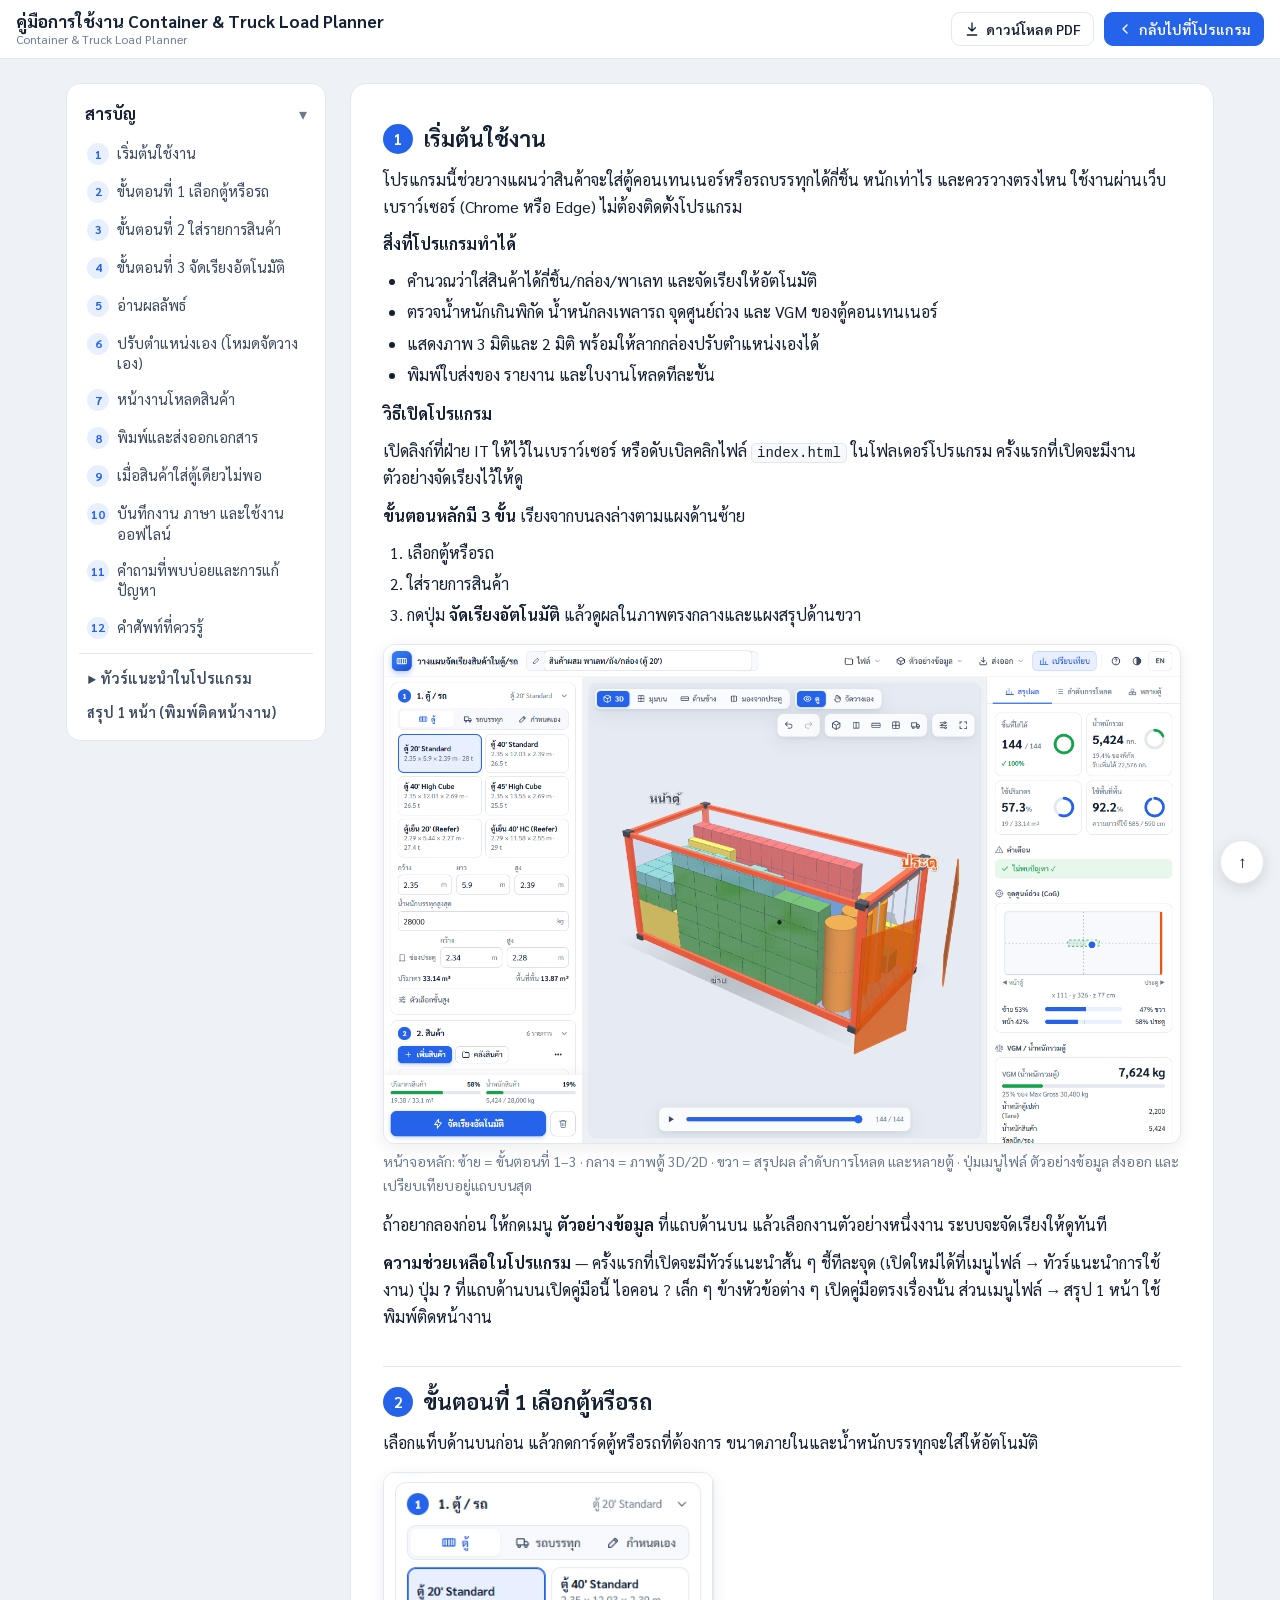
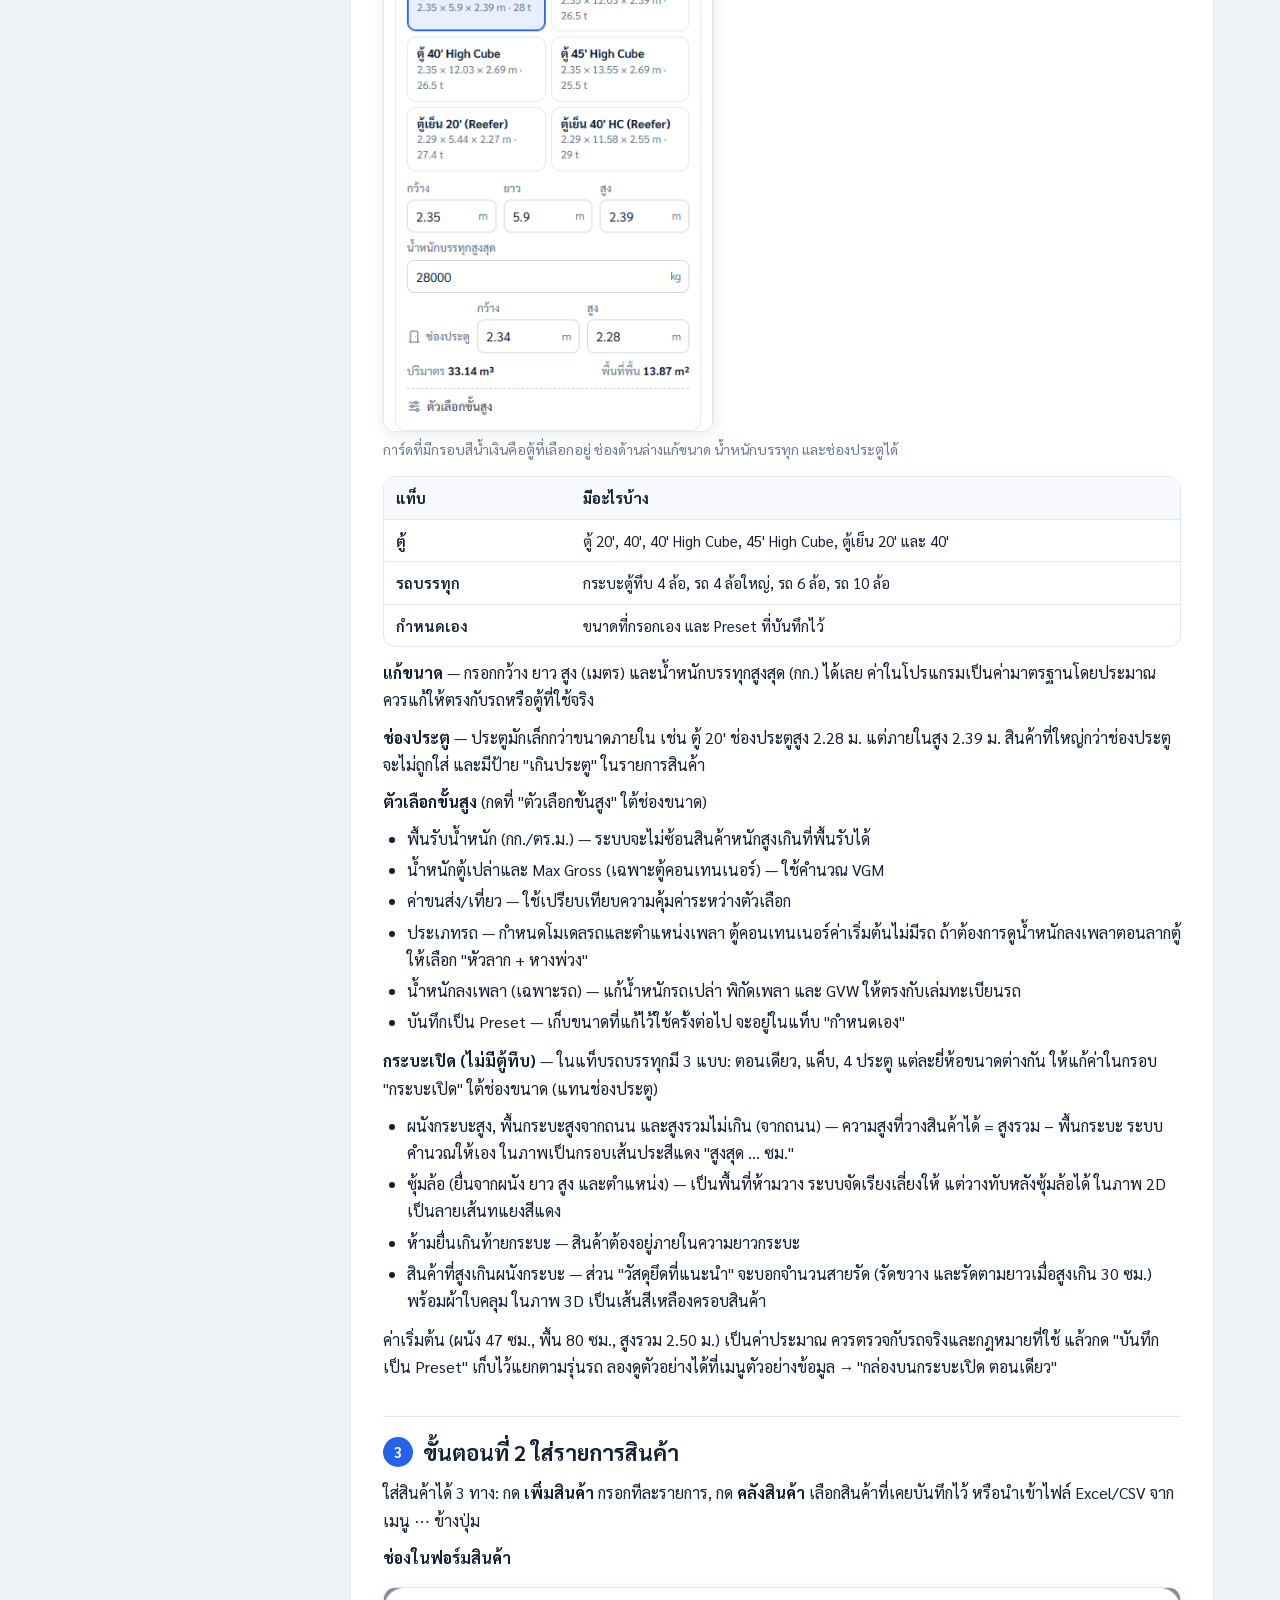
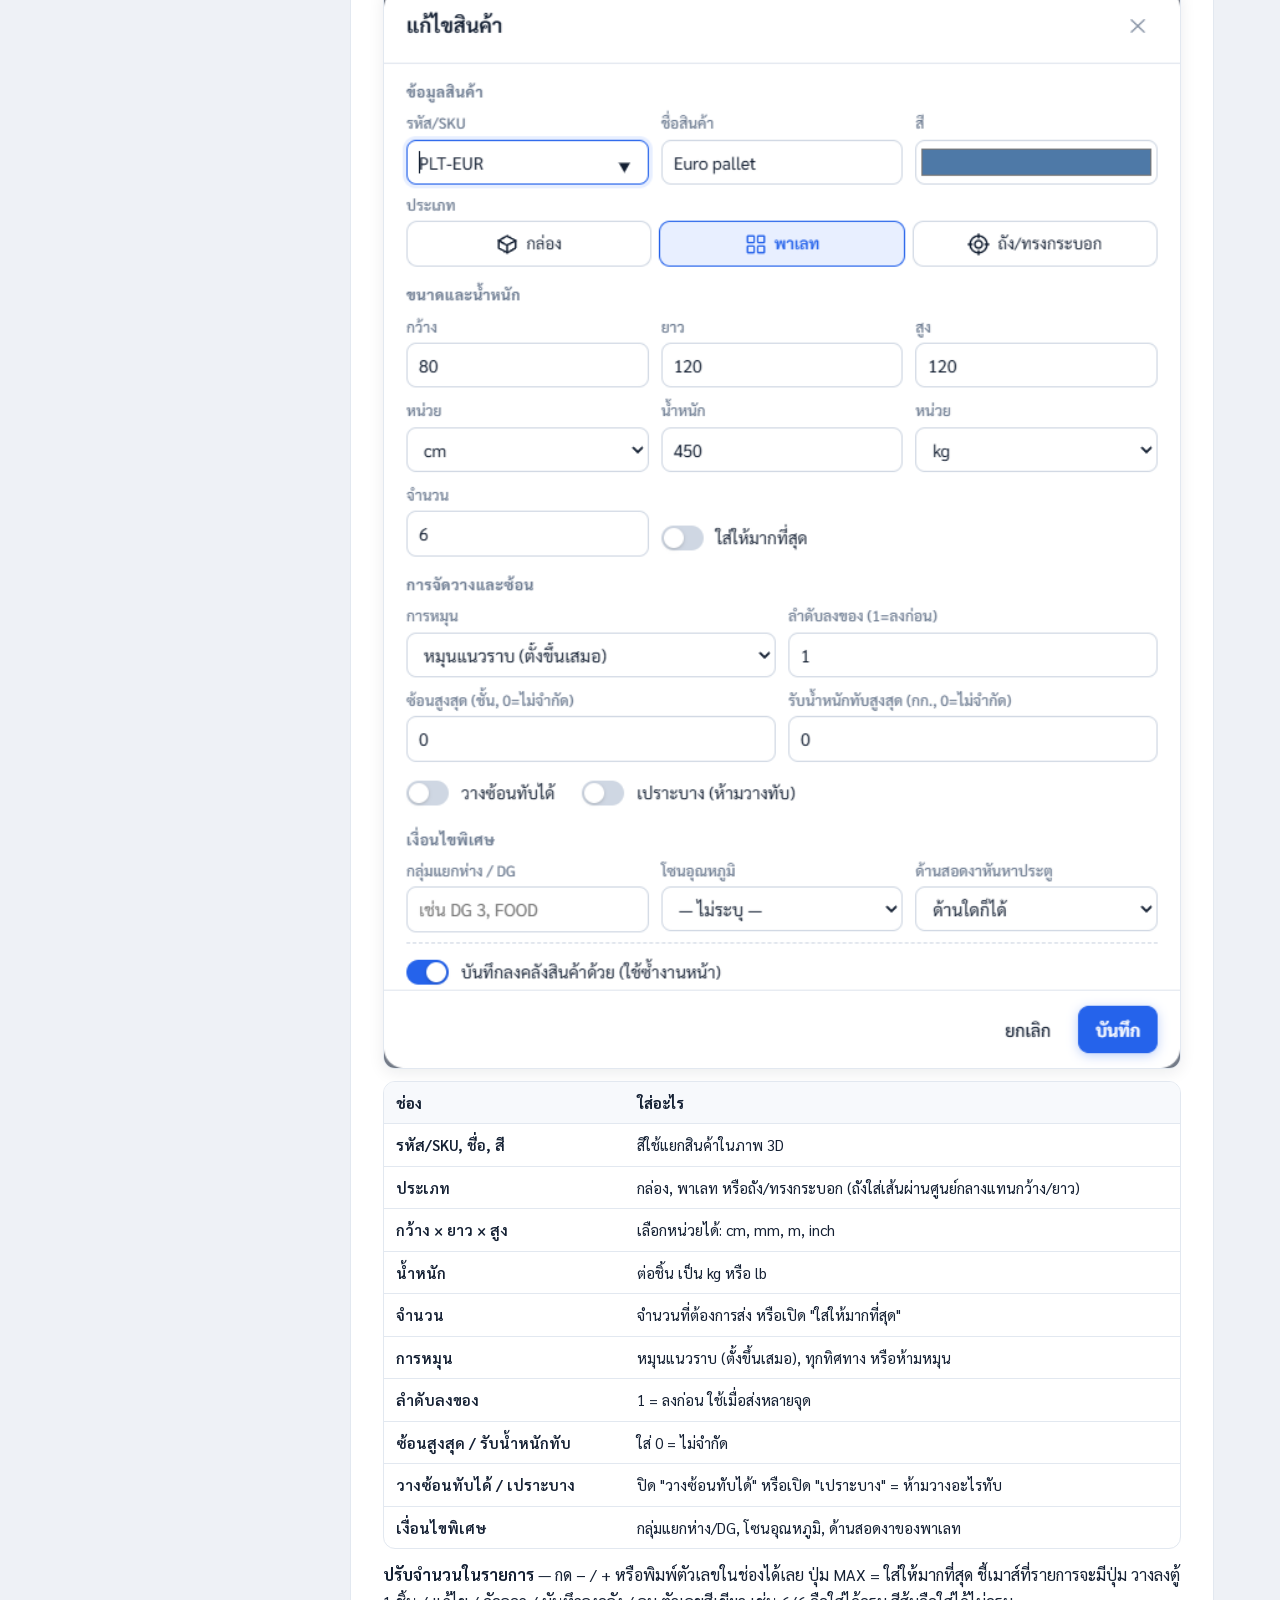
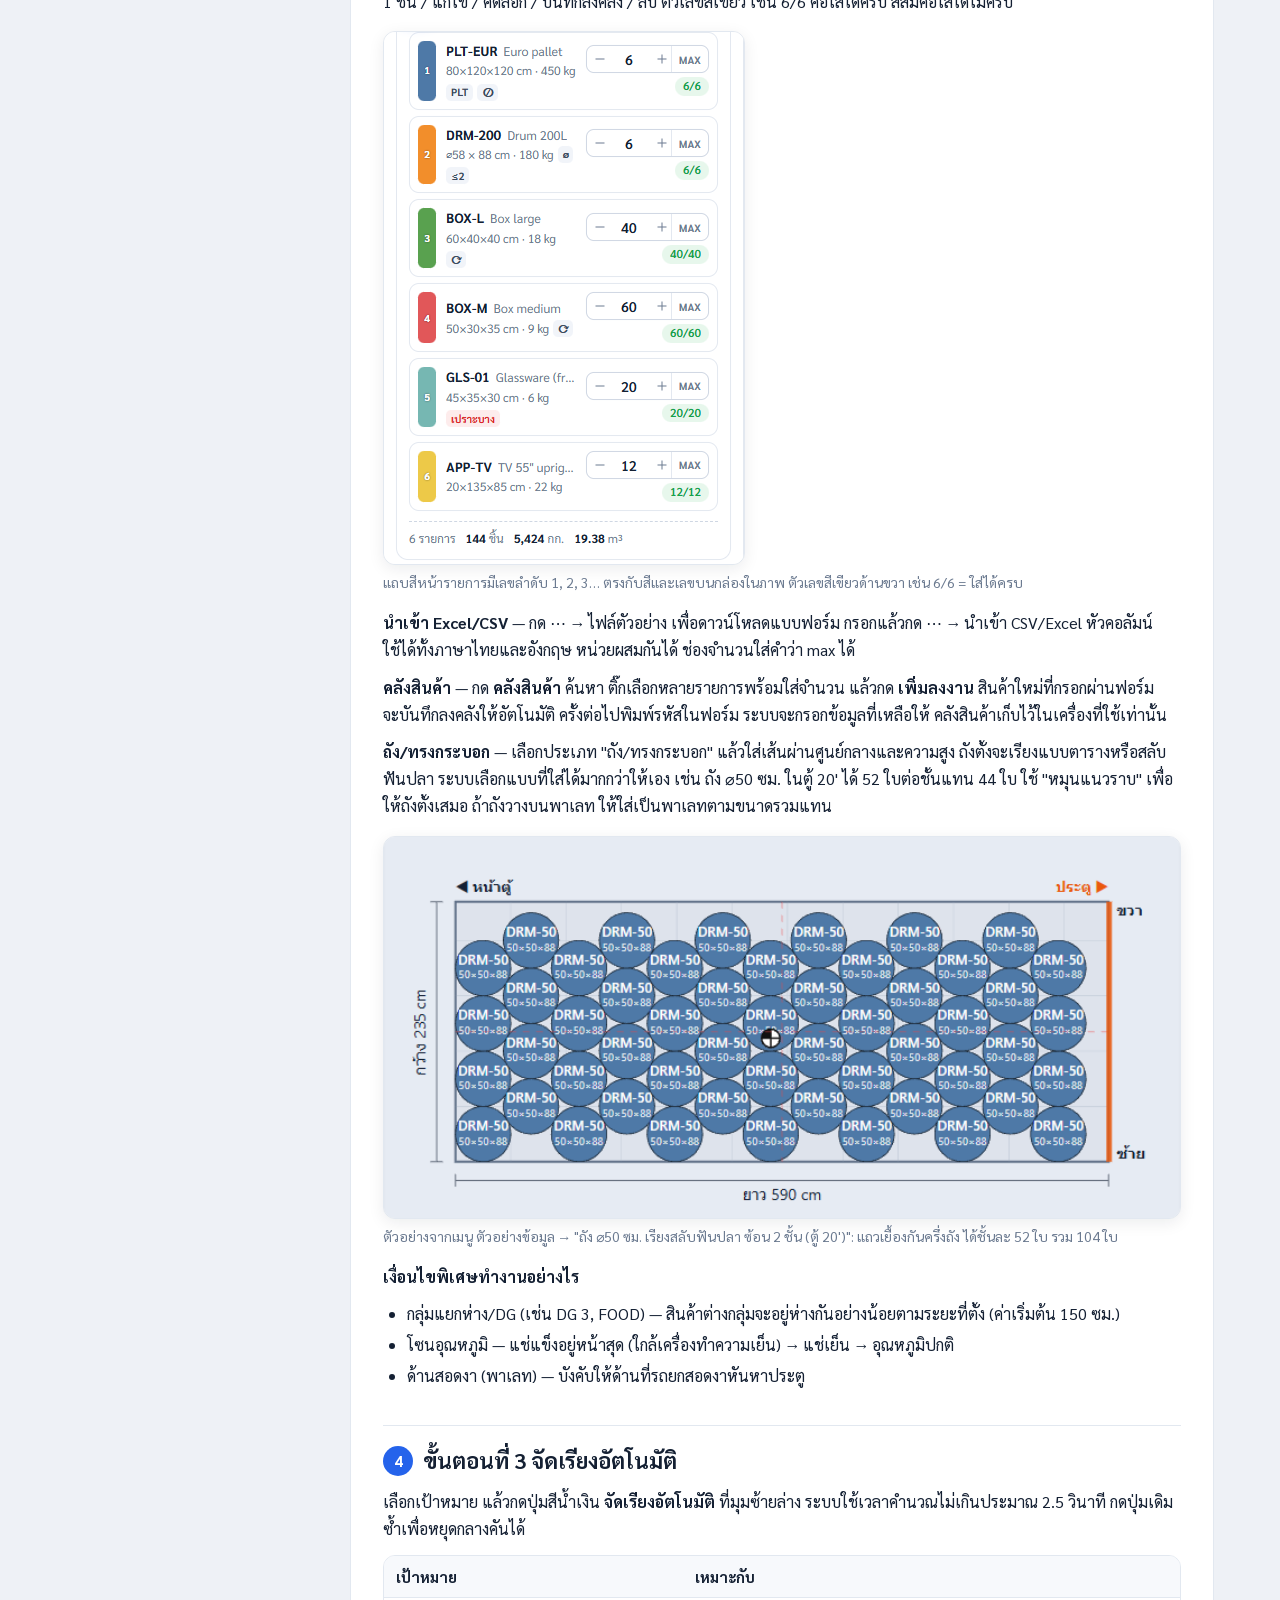
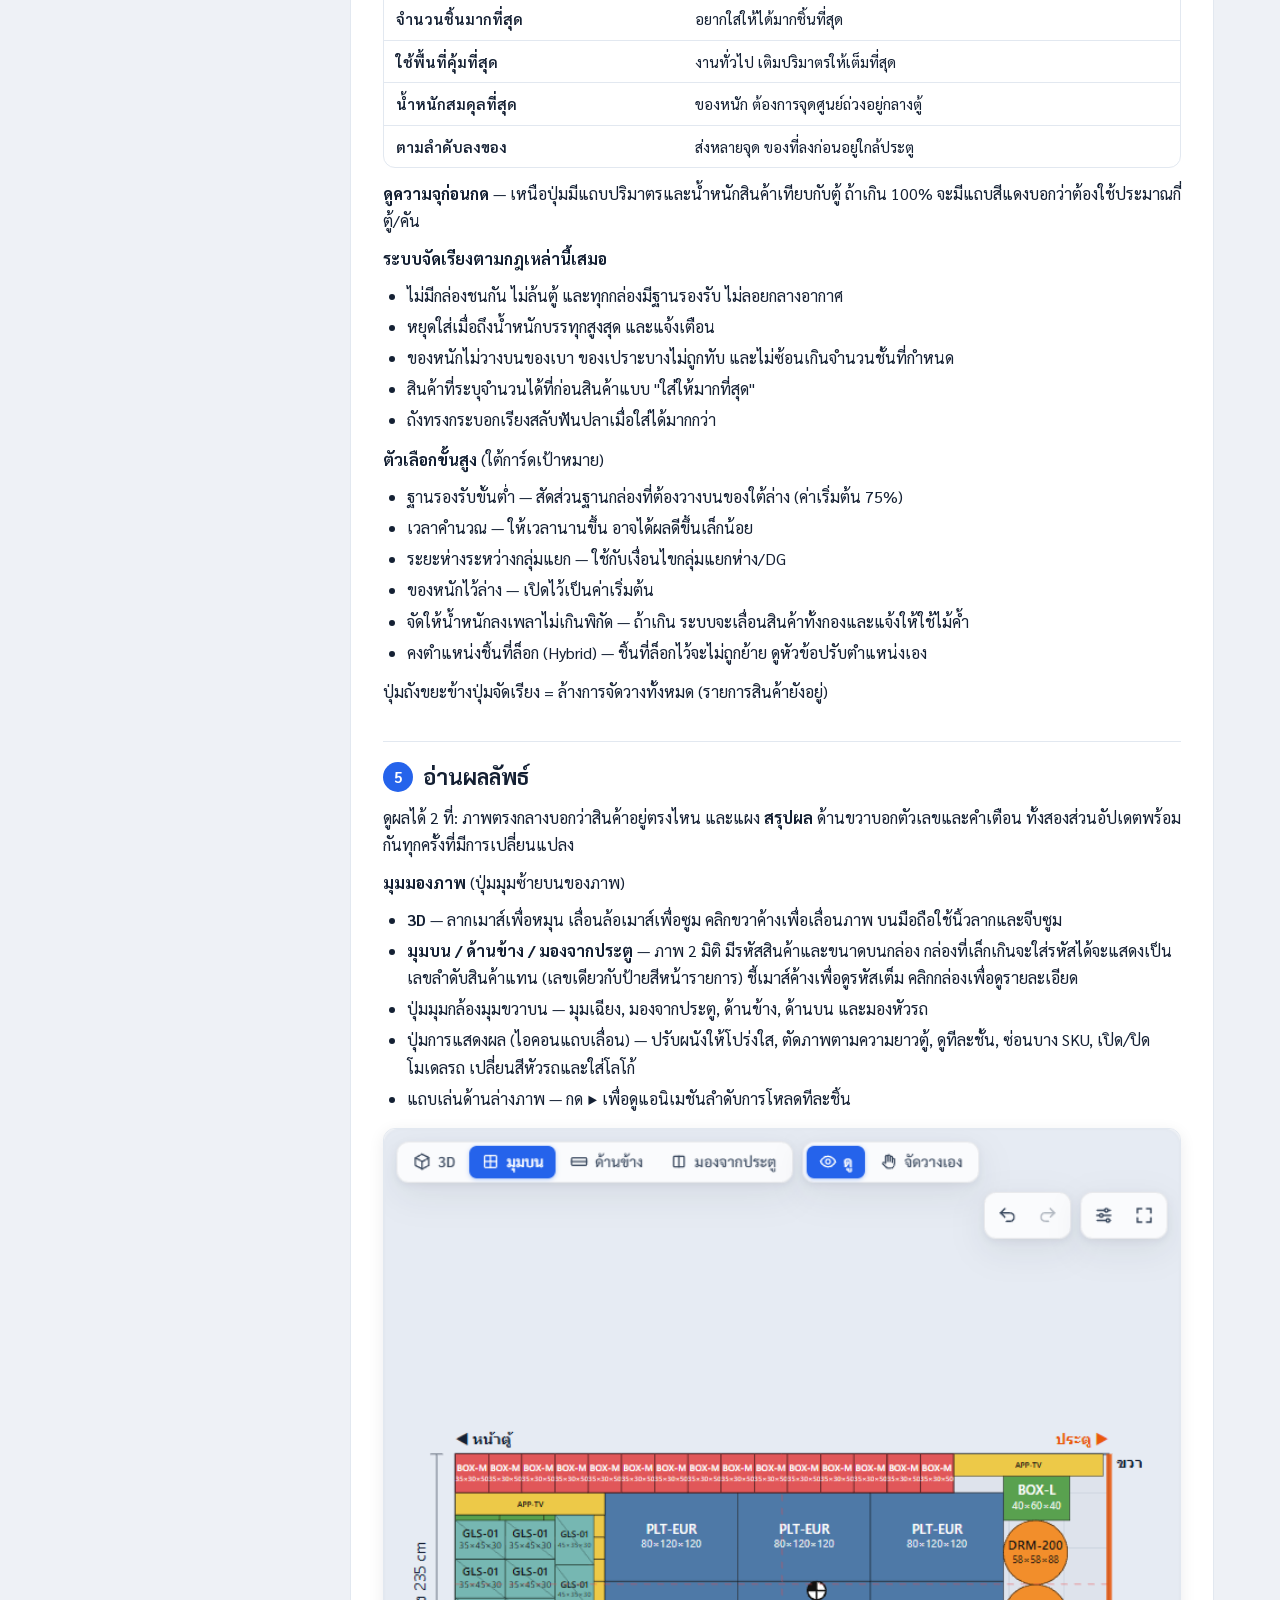
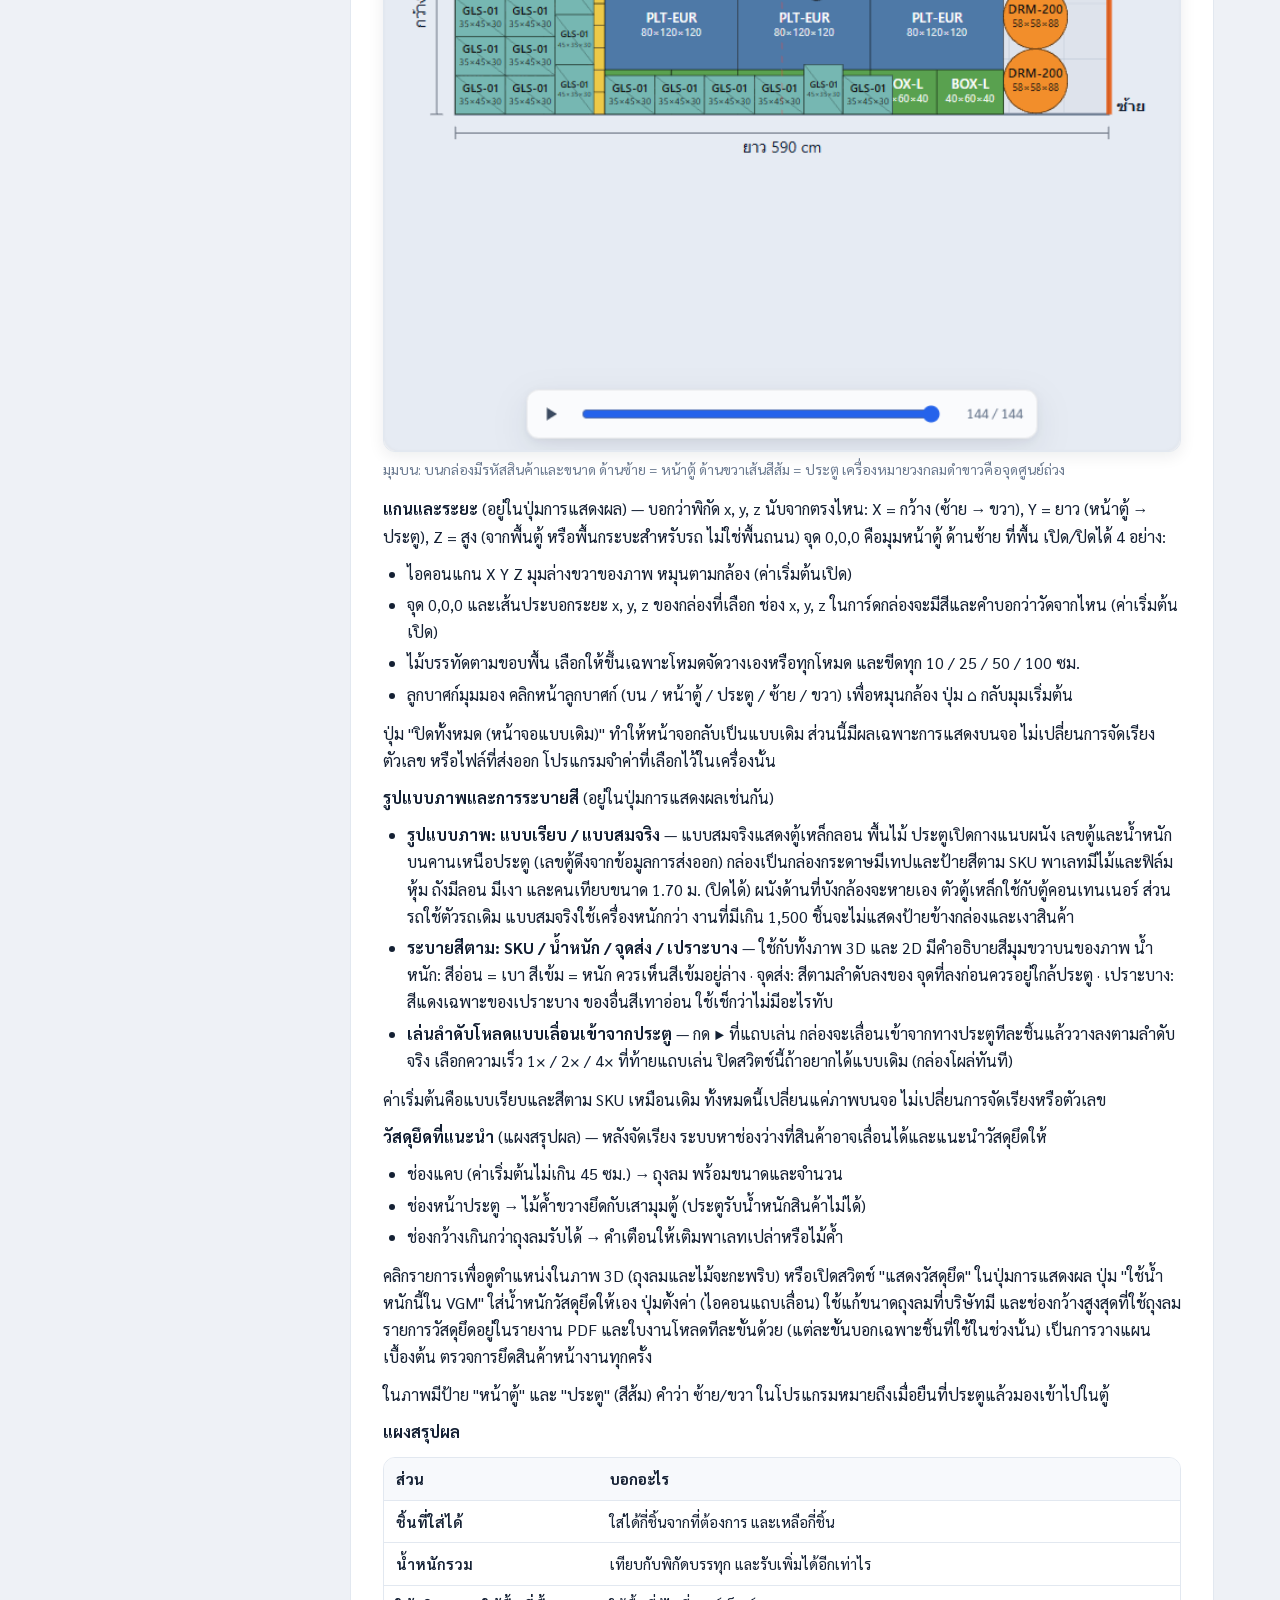
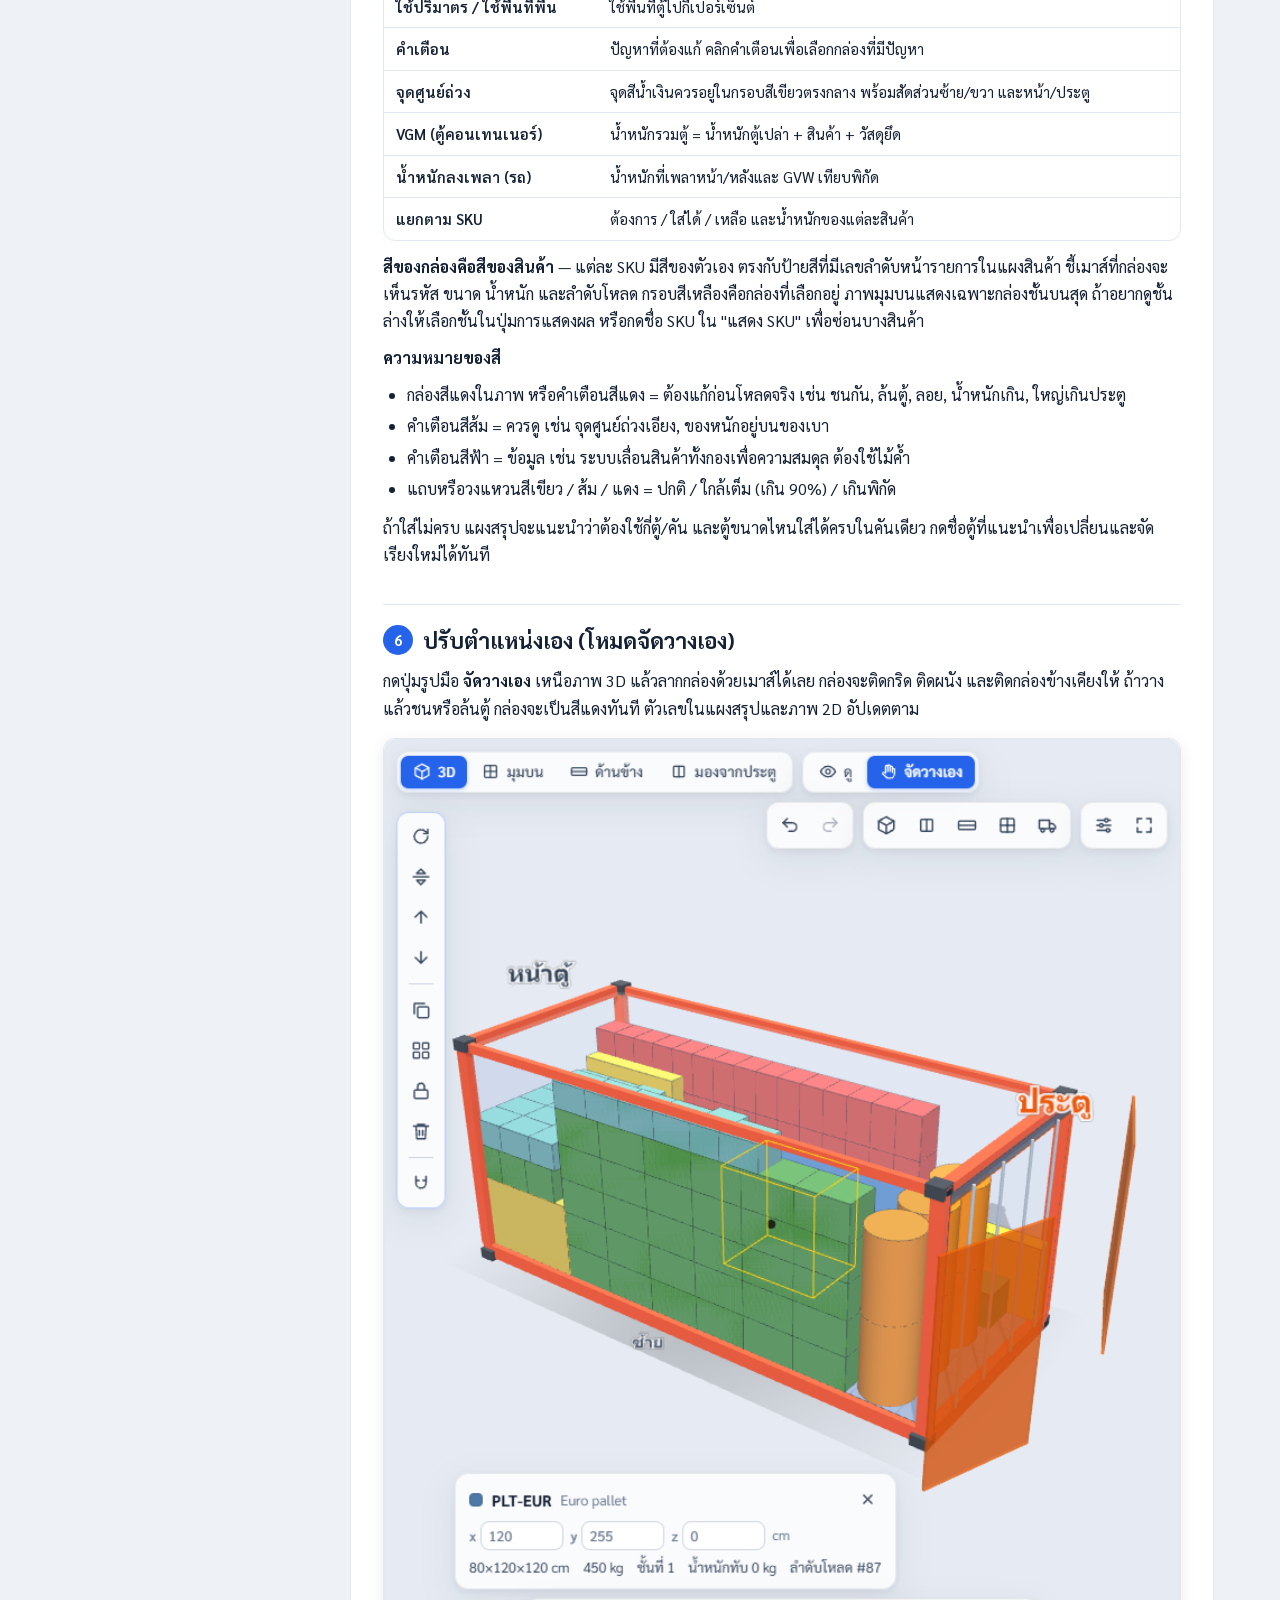
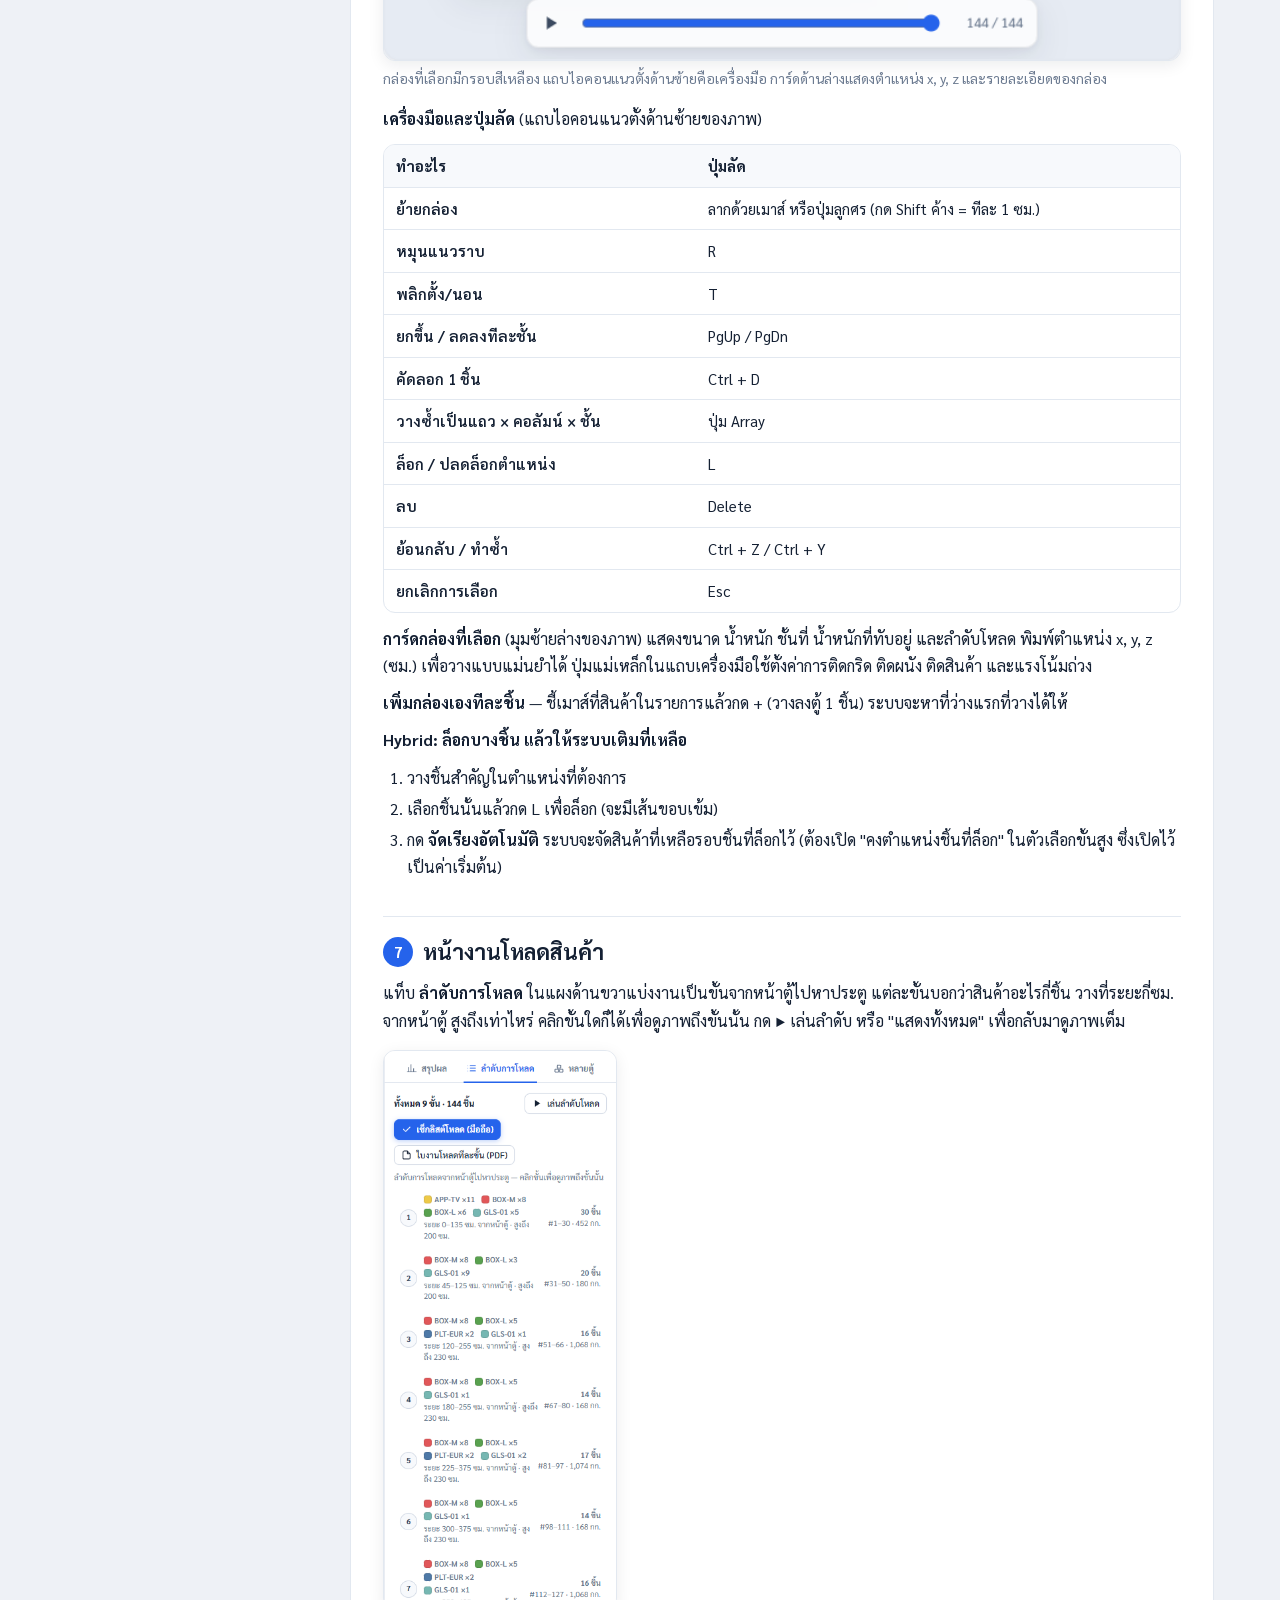
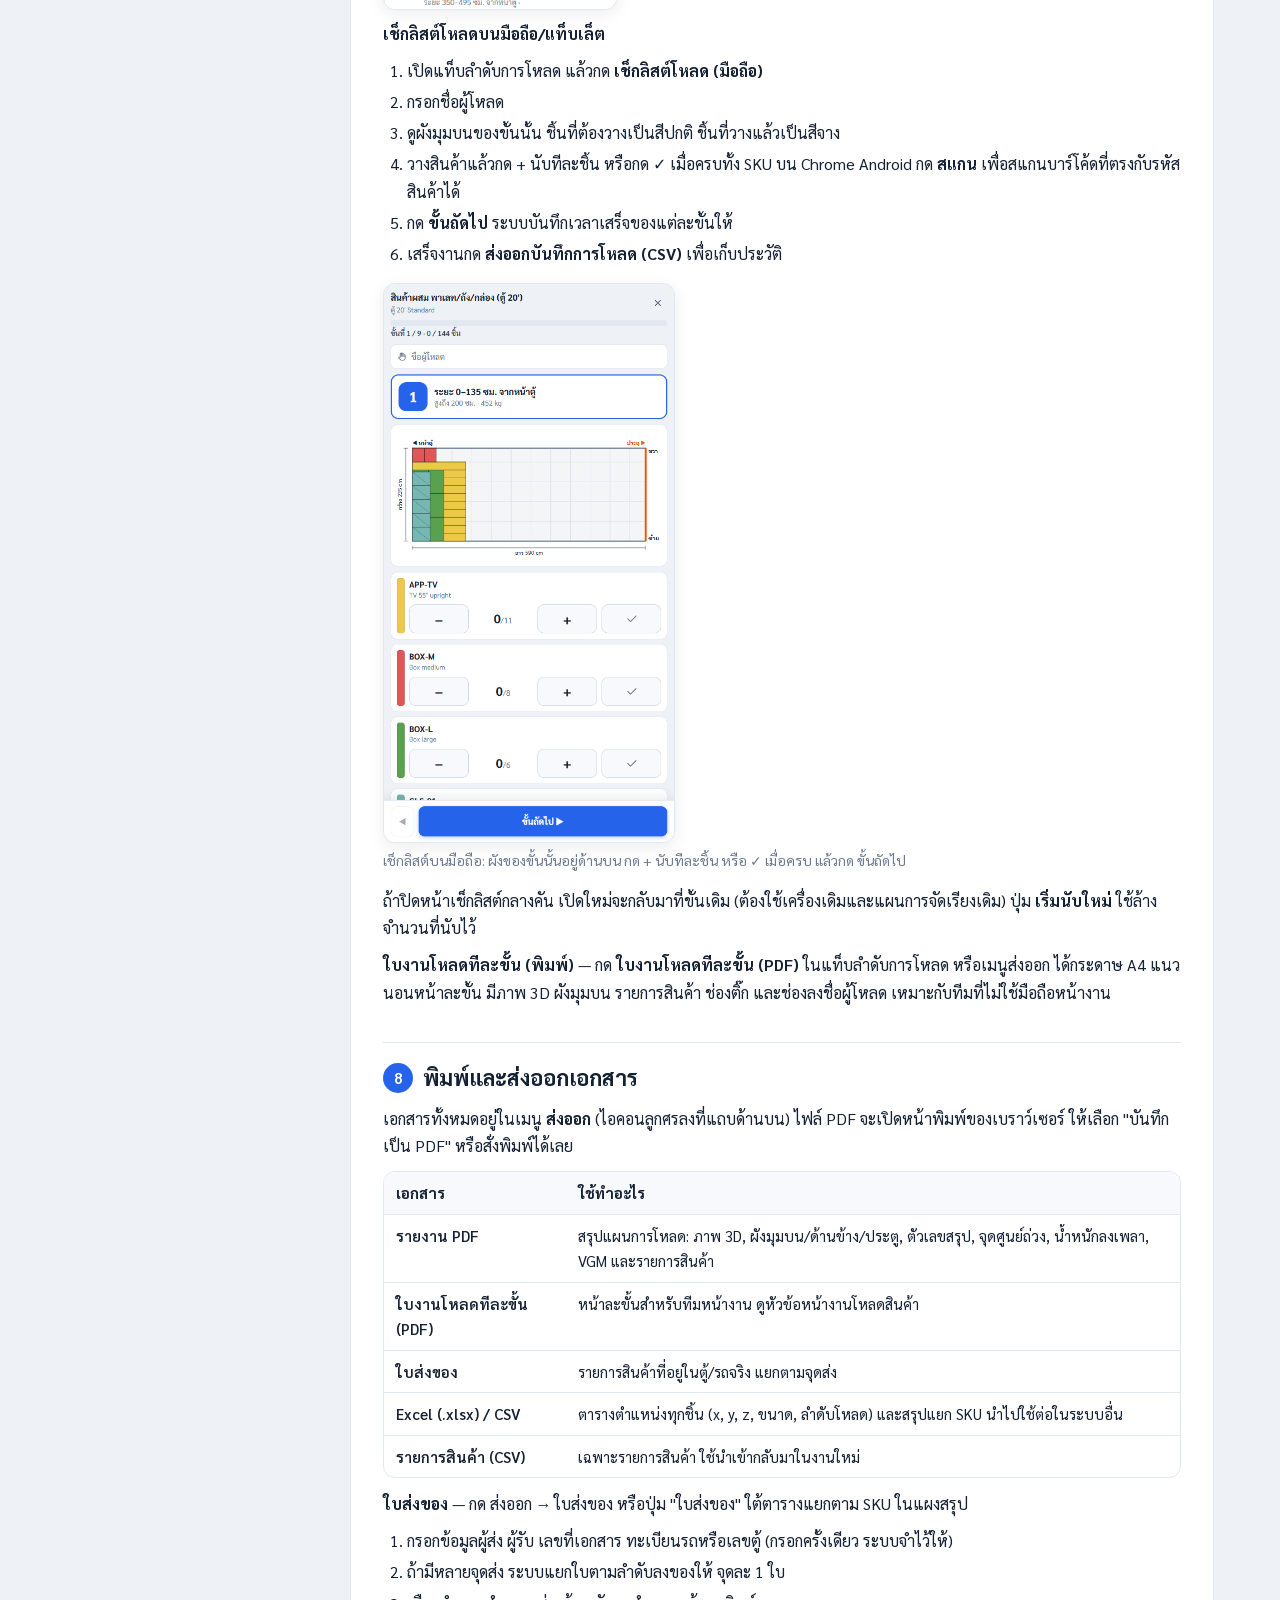
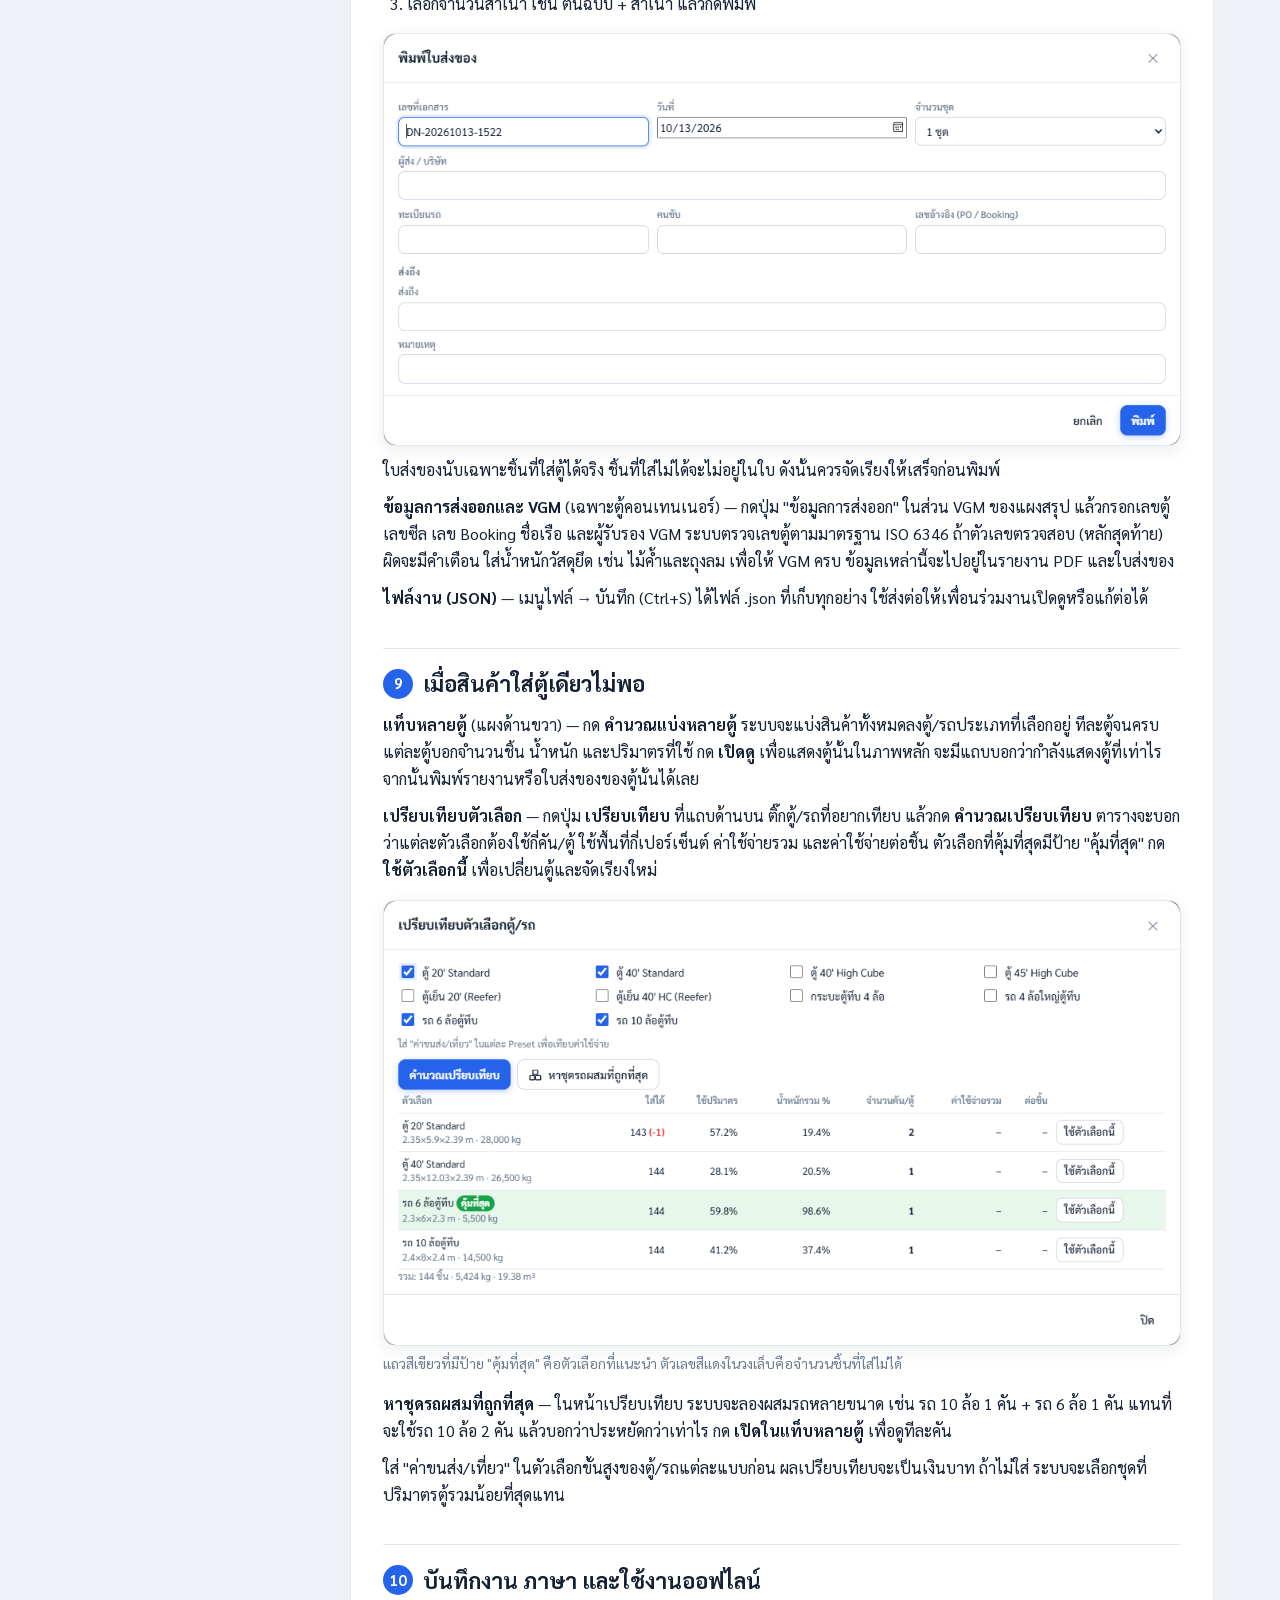
<file: manual.html>
<!doctype html>
<html lang="th">
<head>
<meta charset="utf-8">
<meta name="viewport" content="width=device-width, initial-scale=1">
<meta name="theme-color" content="#2563eb">
<title>คู่มือการใช้งาน</title>
<!-- Generated by docs/build_manual.py from docs/manual.md — edit those, not this file. -->
<link rel="icon" href="icons/icon-192.png">
<link rel="stylesheet" href="https://fonts.googleapis.com/css2?family=Sarabun:wght@400;500;600;700&display=swap">
<style>
:root {
  --bg: #eef1f6; --panel: #fff; --panel2: #f7f9fc; --fg: #142033; --fg2: #3b4a60; --muted: #6b7a90;
  --line: #e2e8f0; --accent: #2563eb; --accent-soft: #e8efff; --accent-line: #bcd0ff;
  --font: "Sarabun", "Noto Sans Thai", "Leelawadee UI", "Segoe UI", system-ui, sans-serif;
}
@media (prefers-color-scheme: dark) {
  :root:not([data-theme="light"]) {
    --bg: #0b1017; --panel: #121923; --panel2: #161f2b; --fg: #e6ecf5; --fg2: #c2cddc; --muted: #8b99ad;
    --line: #243042; --accent: #60a5fa; --accent-soft: #15243d; --accent-line: #24406b;
  }
}
:root[data-theme="dark"] {
  --bg: #0b1017; --panel: #121923; --panel2: #161f2b; --fg: #e6ecf5; --fg2: #c2cddc; --muted: #8b99ad;
  --line: #243042; --accent: #60a5fa; --accent-soft: #15243d; --accent-line: #24406b;
}
* { box-sizing: border-box; }
html { scroll-behavior: smooth; scroll-padding-top: 72px; }
body { margin: 0; background: var(--bg); color: var(--fg); font: 16px/1.7 var(--font); -webkit-text-size-adjust: 100%; }
a { color: var(--accent); }
.top { position: sticky; top: 0; z-index: 5; display: flex; align-items: center; gap: 10px; padding: 10px 16px;
  background: var(--panel); border-bottom: 1px solid var(--line); }
.top h1 { flex: 1; margin: 0; font-size: 17px; font-weight: 700; line-height: 1.3; min-width: 0; }
.top h1 small { display: block; font-size: 12px; font-weight: 400; color: var(--muted); }
.btn { display: inline-flex; align-items: center; gap: 6px; padding: 7px 12px; border-radius: 9px; border: 1px solid var(--line);
  background: var(--panel); color: var(--fg); font: 600 14px var(--font); text-decoration: none; cursor: pointer; white-space: nowrap; }
.btn.primary { background: var(--accent); border-color: var(--accent); color: #fff; }
.btn svg { width: 16px; height: 16px; flex: none; }
.wrap { display: grid; grid-template-columns: 260px minmax(0, 1fr); gap: 24px; max-width: 1180px; margin: 0 auto; padding: 24px 16px 64px; }
nav { position: sticky; top: 76px; align-self: start; max-height: calc(100vh - 96px); overflow: auto;
  background: var(--panel); border: 1px solid var(--line); border-radius: 14px; padding: 12px; }
nav summary { font-weight: 700; cursor: pointer; padding: 4px 6px; list-style: none; }
nav summary::-webkit-details-marker { display: none; }
nav summary::after { content: "▾"; float: right; color: var(--muted); transition: transform .15s; }
nav details:not([open]) summary::after { transform: rotate(-90deg); }
nav ol { list-style: none; margin: 6px 0 0; padding: 0; }
nav a { display: flex; gap: 8px; padding: 6px 8px; border-radius: 8px; color: var(--fg2); text-decoration: none; font-size: 14.5px; line-height: 1.4; }
nav a:hover { background: var(--accent-soft); color: var(--accent); }
.quick { display: flex; flex-direction: column; gap: 2px; margin-top: 8px; padding-top: 8px; border-top: 1px solid var(--line); }
.quick a { padding: 6px 8px; border-radius: 8px; font-size: 14.5px; font-weight: 600; text-decoration: none; }
.quick a:hover { background: var(--accent-soft); }
.num { display: inline-flex; align-items: center; justify-content: center; flex: none; width: 22px; height: 22px; border-radius: 50%;
  background: var(--accent-soft); color: var(--accent); font-size: 12px; font-weight: 700; }
main { background: var(--panel); border: 1px solid var(--line); border-radius: 16px; padding: 8px 32px 32px; min-width: 0; }
main h2 { display: flex; align-items: center; gap: 10px; margin: 36px 0 12px; padding-top: 20px; border-top: 1px solid var(--line); font-size: 22px; line-height: 1.35; }
main h2:first-child { border-top: 0; margin-top: 12px; }
main h2 .num { width: 30px; height: 30px; font-size: 15px; background: var(--accent); color: #fff; }
p { margin: 10px 0; }
ul, ol { margin: 8px 0 12px; padding-left: 24px; }
li { margin: 4px 0; }
code { font: 14px ui-monospace, Consolas, monospace; background: var(--panel2); border: 1px solid var(--line); border-radius: 5px; padding: 1px 5px; }
.tbl { overflow-x: auto; margin: 12px 0; border: 1px solid var(--line); border-radius: 12px; }
table { width: 100%; border-collapse: collapse; font-size: 15px; }
th, td { text-align: left; vertical-align: top; padding: 8px 12px; border-bottom: 1px solid var(--line); }
th { background: var(--panel2); font-weight: 700; white-space: nowrap; }
tr:last-child td { border-bottom: 0; }
td:first-child { font-weight: 600; min-width: 120px; }
figure.shot { margin: 16px 0 6px; }
figure.shot img { display: block; width: 100%; height: auto; border: 1px solid var(--line); border-radius: 12px; background: #fff;
  box-shadow: 0 4px 16px rgba(15, 23, 42, .08); }
figure.shot.narrow img { width: auto; max-width: 100%; max-height: 560px; }
figcaption, p.cap { margin: 6px 0 14px; color: var(--muted); font-size: 14px; }
p.cap i, figcaption i { font-style: normal; }
.toTop { position: fixed; right: 16px; bottom: 16px; width: 44px; height: 44px; border-radius: 50%; border: 1px solid var(--line);
  background: var(--panel); color: var(--fg); display: flex; align-items: center; justify-content: center; box-shadow: 0 4px 16px rgba(0,0,0,.12); text-decoration: none; }
@media (max-width: 900px) {
  .wrap { grid-template-columns: minmax(0, 1fr); gap: 12px; padding: 12px 16px 64px; }
  nav { position: static; max-height: none; }
  main { padding: 4px 16px 24px; border-radius: 14px; }
  main h2 { font-size: 19px; }
  .top .lbl { display: none; }
  .top h1 small { display: none; }
}
@media print {
  @page { size: A4; margin: 14mm 14mm 16mm; }
  body { background: #fff; color: #000; font-size: 10.5pt; line-height: 1.6; }
  .top, .toTop, .noprint { display: none !important; }
  .wrap { display: block; max-width: none; padding: 0; }
  nav { position: static; max-height: none; border: 0; padding: 0; margin-bottom: 8mm; }
  nav ol { display: block !important; columns: 2; }
  nav a { color: #000; padding: 2px 0; }
  nav summary::after { display: none; }
  main { border: 0; padding: 0; }
  .cover { display: block !important; }
  main h2 { break-before: page; border-top: 0; margin-top: 0; padding-top: 0; }
  main h2, figure, tr, .tbl { break-inside: avoid; }
  h2 + * { break-before: avoid; }
  figure.shot img { box-shadow: none; max-height: 105mm; width: auto; max-width: 100%; }
  figure.shot.narrow img { max-height: 95mm; }
  .tbl { overflow: visible; }
  a { color: inherit; text-decoration: none; }
}
.cover { display: none; margin: 0 0 8mm; padding-bottom: 6mm; border-bottom: 2px solid #2563eb; }
.cover h1 { margin: 0 0 4px; font-size: 24pt; line-height: 1.3; }
.cover p { margin: 0; color: #555; }
</style>
</head>
<body>
<header class="top">
  <h1>คู่มือการใช้งาน Container &amp; Truck Load Planner<small>Container &amp; Truck Load Planner</small></h1>
  <a class="btn" href="docs/LoadPlanner-Manual-TH.pdf" download><svg viewBox="0 0 24 24" fill="none" stroke="currentColor" stroke-width="2" stroke-linecap="round" stroke-linejoin="round"><path d="M12 3v12m0 0-5-5m5 5 5-5M5 21h14"/></svg><span class="lbl">ดาวน์โหลด PDF</span></a>
  <a class="btn primary" href="index.html" id="back"><svg viewBox="0 0 24 24" fill="none" stroke="currentColor" stroke-width="2" stroke-linecap="round" stroke-linejoin="round"><path d="M15 18l-6-6 6-6"/></svg><span class="lbl">กลับไปที่โปรแกรม</span></a>
</header>
<div class="cover"><h1>คู่มือการใช้งาน Container &amp; Truck Load Planner</h1><p>Container &amp; Truck Load Planner — สำหรับผู้ใช้งานใหม่</p></div>
<div class="wrap">
  <nav id="toc"><details open><summary>สารบัญ</summary><ol><li><a href="#start"><span class="num">1</span>เริ่มต้นใช้งาน</a></li><li><a href="#container"><span class="num">2</span>ขั้นตอนที่ 1 เลือกตู้หรือรถ</a></li><li><a href="#cargo"><span class="num">3</span>ขั้นตอนที่ 2 ใส่รายการสินค้า</a></li><li><a href="#pack"><span class="num">4</span>ขั้นตอนที่ 3 จัดเรียงอัตโนมัติ</a></li><li><a href="#results"><span class="num">5</span>อ่านผลลัพธ์</a></li><li><a href="#manual"><span class="num">6</span>ปรับตำแหน่งเอง (โหมดจัดวางเอง)</a></li><li><a href="#loading"><span class="num">7</span>หน้างานโหลดสินค้า</a></li><li><a href="#documents"><span class="num">8</span>พิมพ์และส่งออกเอกสาร</a></li><li><a href="#multi"><span class="num">9</span>เมื่อสินค้าใส่ตู้เดียวไม่พอ</a></li><li><a href="#save"><span class="num">10</span>บันทึกงาน ภาษา และใช้งานออฟไลน์</a></li><li><a href="#faq"><span class="num">11</span>คำถามที่พบบ่อยและการแก้ปัญหา</a></li><li><a href="#glossary"><span class="num">12</span>คำศัพท์ที่ควรรู้</a></li></ol></details>
    <div class="quick noprint"><a href="index.html?tour=1">▶ ทัวร์แนะนำในโปรแกรม</a><a href="quickref.html">สรุป 1 หน้า (พิมพ์ติดหน้างาน)</a></div></nav>
  <main>
<h2 id="start"><span class="num">1</span>เริ่มต้นใช้งาน</h2>
<p>โปรแกรมนี้ช่วยวางแผนว่าสินค้าจะใส่ตู้คอนเทนเนอร์หรือรถบรรทุกได้กี่ชิ้น หนักเท่าไร และควรวางตรงไหน ใช้งานผ่านเว็บเบราว์เซอร์ (Chrome หรือ Edge) ไม่ต้องติดตั้งโปรแกรม</p>
<p><b>สิ่งที่โปรแกรมทำได้</b></p>
<ul><li>คำนวณว่าใส่สินค้าได้กี่ชิ้น/กล่อง/พาเลท และจัดเรียงให้อัตโนมัติ</li><li>ตรวจน้ำหนักเกินพิกัด น้ำหนักลงเพลารถ จุดศูนย์ถ่วง และ VGM ของตู้คอนเทนเนอร์</li><li>แสดงภาพ 3 มิติและ 2 มิติ พร้อมให้ลากกล่องปรับตำแหน่งเองได้</li><li>พิมพ์ใบส่งของ รายงาน และใบงานโหลดทีละขั้น</li></ul>
<p><b>วิธีเปิดโปรแกรม</b></p>
<p>เปิดลิงก์ที่ฝ่าย IT ให้ไว้ในเบราว์เซอร์ หรือดับเบิลคลิกไฟล์ <code>index.html</code> ในโฟลเดอร์โปรแกรม ครั้งแรกที่เปิดจะมีงานตัวอย่างจัดเรียงไว้ให้ดู</p>
<p><b>ขั้นตอนหลักมี 3 ขั้น</b> เรียงจากบนลงล่างตามแผงด้านซ้าย</p>
<ol><li>เลือกตู้หรือรถ</li><li>ใส่รายการสินค้า</li><li>กดปุ่ม <b>จัดเรียงอัตโนมัติ</b> แล้วดูผลในภาพตรงกลางและแผงสรุปด้านขวา</li></ol>
<figure class="shot"><a href="docs/manual/m01-overview.png" target="_blank" rel="noopener"><img src="docs/manual/m01-overview.png" alt="หน้าจอหลักของโปรแกรม" loading="lazy"></a><figcaption>หน้าจอหลัก: ซ้าย = ขั้นตอนที่ 1–3 · กลาง = ภาพตู้ 3D/2D · ขวา = สรุปผล ลำดับการโหลด และหลายตู้ · ปุ่มเมนูไฟล์ ตัวอย่างข้อมูล ส่งออก และเปรียบเทียบอยู่แถบบนสุด</figcaption></figure>
<p>ถ้าอยากลองก่อน ให้กดเมนู <b>ตัวอย่างข้อมูล</b> ที่แถบด้านบน แล้วเลือกงานตัวอย่างหนึ่งงาน ระบบจะจัดเรียงให้ดูทันที</p>
<p><b>ความช่วยเหลือในโปรแกรม</b> — ครั้งแรกที่เปิดจะมีทัวร์แนะนำสั้น ๆ ชี้ทีละจุด (เปิดใหม่ได้ที่เมนูไฟล์ → ทัวร์แนะนำการใช้งาน) ปุ่ม <b>?</b> ที่แถบด้านบนเปิดคู่มือนี้ ไอคอน ? เล็ก ๆ ข้างหัวข้อต่าง ๆ เปิดคู่มือตรงเรื่องนั้น ส่วนเมนูไฟล์ → สรุป 1 หน้า ใช้พิมพ์ติดหน้างาน</p>
<h2 id="container"><span class="num">2</span>ขั้นตอนที่ 1 เลือกตู้หรือรถ</h2>
<p>เลือกแท็บด้านบนก่อน แล้วกดการ์ดตู้หรือรถที่ต้องการ ขนาดภายในและน้ำหนักบรรทุกจะใส่ให้อัตโนมัติ</p>
<figure class="shot narrow"><a href="docs/manual/m02-container.png" target="_blank" rel="noopener"><img src="docs/manual/m02-container.png" alt="เลือกตู้หรือรถ" loading="lazy"></a><figcaption>การ์ดที่มีกรอบสีน้ำเงินคือตู้ที่เลือกอยู่ ช่องด้านล่างแก้ขนาด น้ำหนักบรรทุก และช่องประตูได้</figcaption></figure>
<div class="tbl"><table><thead><tr><th>แท็บ</th><th>มีอะไรบ้าง</th></tr></thead><tbody><tr><td>ตู้</td><td>ตู้ 20', 40', 40' High Cube, 45' High Cube, ตู้เย็น 20' และ 40'</td></tr><tr><td>รถบรรทุก</td><td>กระบะตู้ทึบ 4 ล้อ, รถ 4 ล้อใหญ่, รถ 6 ล้อ, รถ 10 ล้อ</td></tr><tr><td>กำหนดเอง</td><td>ขนาดที่กรอกเอง และ Preset ที่บันทึกไว้</td></tr></tbody></table></div>
<p><b>แก้ขนาด</b> — กรอกกว้าง ยาว สูง (เมตร) และน้ำหนักบรรทุกสูงสุด (กก.) ได้เลย ค่าในโปรแกรมเป็นค่ามาตรฐานโดยประมาณ ควรแก้ให้ตรงกับรถหรือตู้ที่ใช้จริง</p>
<p><b>ช่องประตู</b> — ประตูมักเล็กกว่าขนาดภายใน เช่น ตู้ 20' ช่องประตูสูง 2.28 ม. แต่ภายในสูง 2.39 ม. สินค้าที่ใหญ่กว่าช่องประตูจะไม่ถูกใส่ และมีป้าย "เกินประตู" ในรายการสินค้า</p>
<p><b>ตัวเลือกขั้นสูง</b> (กดที่ "ตัวเลือกขั้นสูง" ใต้ช่องขนาด)</p>
<ul><li>พื้นรับน้ำหนัก (กก./ตร.ม.) — ระบบจะไม่ซ้อนสินค้าหนักสูงเกินที่พื้นรับได้</li><li>น้ำหนักตู้เปล่าและ Max Gross (เฉพาะตู้คอนเทนเนอร์) — ใช้คำนวณ VGM</li><li>ค่าขนส่ง/เที่ยว — ใช้เปรียบเทียบความคุ้มค่าระหว่างตัวเลือก</li><li>ประเภทรถ — กำหนดโมเดลรถและตำแหน่งเพลา ตู้คอนเทนเนอร์ค่าเริ่มต้นไม่มีรถ ถ้าต้องการดูน้ำหนักลงเพลาตอนลากตู้ ให้เลือก "หัวลาก + หางพ่วง"</li><li>น้ำหนักลงเพลา (เฉพาะรถ) — แก้น้ำหนักรถเปล่า พิกัดเพลา และ GVW ให้ตรงกับเล่มทะเบียนรถ</li><li>บันทึกเป็น Preset — เก็บขนาดที่แก้ไว้ใช้ครั้งต่อไป จะอยู่ในแท็บ "กำหนดเอง"</li></ul>
<p><b>กระบะเปิด (ไม่มีตู้ทึบ)</b> — ในแท็บรถบรรทุกมี 3 แบบ: ตอนเดียว, แค็บ, 4 ประตู แต่ละยี่ห้อขนาดต่างกัน ให้แก้ค่าในกรอบ "กระบะเปิด" ใต้ช่องขนาด (แทนช่องประตู)</p>
<ul><li>ผนังกระบะสูง, พื้นกระบะสูงจากถนน และสูงรวมไม่เกิน (จากถนน) — ความสูงที่วางสินค้าได้ = สูงรวม − พื้นกระบะ ระบบคำนวณให้เอง ในภาพเป็นกรอบเส้นประสีแดง "สูงสุด … ซม."</li><li>ซุ้มล้อ (ยื่นจากผนัง ยาว สูง และตำแหน่ง) — เป็นพื้นที่ห้ามวาง ระบบจัดเรียงเลี่ยงให้ แต่วางทับหลังซุ้มล้อได้ ในภาพ 2D เป็นลายเส้นทแยงสีแดง</li><li>ห้ามยื่นเกินท้ายกระบะ — สินค้าต้องอยู่ภายในความยาวกระบะ</li><li>สินค้าที่สูงเกินผนังกระบะ — ส่วน "วัสดุยึดที่แนะนำ" จะบอกจำนวนสายรัด (รัดขวาง และรัดตามยาวเมื่อสูงเกิน 30 ซม.) พร้อมผ้าใบคลุม ในภาพ 3D เป็นเส้นสีเหลืองครอบสินค้า</li></ul>
<p>ค่าเริ่มต้น (ผนัง 47 ซม., พื้น 80 ซม., สูงรวม 2.50 ม.) เป็นค่าประมาณ ควรตรวจกับรถจริงและกฎหมายที่ใช้ แล้วกด "บันทึกเป็น Preset" เก็บไว้แยกตามรุ่นรถ ลองดูตัวอย่างได้ที่เมนูตัวอย่างข้อมูล → "กล่องบนกระบะเปิด ตอนเดียว"</p>
<h2 id="cargo"><span class="num">3</span>ขั้นตอนที่ 2 ใส่รายการสินค้า</h2>
<p>ใส่สินค้าได้ 3 ทาง: กด <b>เพิ่มสินค้า</b> กรอกทีละรายการ, กด <b>คลังสินค้า</b> เลือกสินค้าที่เคยบันทึกไว้ หรือนำเข้าไฟล์ Excel/CSV จากเมนู ⋯ ข้างปุ่ม</p>
<p><b>ช่องในฟอร์มสินค้า</b></p>
<figure class="shot"><a href="docs/manual/m04-form.png" target="_blank" rel="noopener"><img src="docs/manual/m04-form.png" alt="ฟอร์มเพิ่ม/แก้ไขสินค้า" loading="lazy"></a></figure>
<div class="tbl"><table><thead><tr><th>ช่อง</th><th>ใส่อะไร</th></tr></thead><tbody><tr><td>รหัส/SKU, ชื่อ, สี</td><td>สีใช้แยกสินค้าในภาพ 3D</td></tr><tr><td>ประเภท</td><td>กล่อง, พาเลท หรือถัง/ทรงกระบอก (ถังใส่เส้นผ่านศูนย์กลางแทนกว้าง/ยาว)</td></tr><tr><td>กว้าง × ยาว × สูง</td><td>เลือกหน่วยได้: cm, mm, m, inch</td></tr><tr><td>น้ำหนัก</td><td>ต่อชิ้น เป็น kg หรือ lb</td></tr><tr><td>จำนวน</td><td>จำนวนที่ต้องการส่ง หรือเปิด "ใส่ให้มากที่สุด"</td></tr><tr><td>การหมุน</td><td>หมุนแนวราบ (ตั้งขึ้นเสมอ), ทุกทิศทาง หรือห้ามหมุน</td></tr><tr><td>ลำดับลงของ</td><td>1 = ลงก่อน ใช้เมื่อส่งหลายจุด</td></tr><tr><td>ซ้อนสูงสุด / รับน้ำหนักทับ</td><td>ใส่ 0 = ไม่จำกัด</td></tr><tr><td>วางซ้อนทับได้ / เปราะบาง</td><td>ปิด "วางซ้อนทับได้" หรือเปิด "เปราะบาง" = ห้ามวางอะไรทับ</td></tr><tr><td>เงื่อนไขพิเศษ</td><td>กลุ่มแยกห่าง/DG, โซนอุณหภูมิ, ด้านสอดงาของพาเลท</td></tr></tbody></table></div>
<p><b>ปรับจำนวนในรายการ</b> — กด − / + หรือพิมพ์ตัวเลขในช่องได้เลย ปุ่ม MAX = ใส่ให้มากที่สุด ชี้เมาส์ที่รายการจะมีปุ่ม วางลงตู้ 1 ชิ้น / แก้ไข / คัดลอก / บันทึกลงคลัง / ลบ ตัวเลขสีเขียว เช่น 6/6 คือใส่ได้ครบ สีส้มคือใส่ได้ไม่ครบ</p>
<figure class="shot narrow"><a href="docs/manual/m03-cargo.png" target="_blank" rel="noopener"><img src="docs/manual/m03-cargo.png" alt="รายการสินค้า" loading="lazy"></a><figcaption>แถบสีหน้ารายการมีเลขลำดับ 1, 2, 3… ตรงกับสีและเลขบนกล่องในภาพ ตัวเลขสีเขียวด้านขวา เช่น 6/6 = ใส่ได้ครบ</figcaption></figure>
<p><b>นำเข้า Excel/CSV</b> — กด ⋯ → ไฟล์ตัวอย่าง เพื่อดาวน์โหลดแบบฟอร์ม กรอกแล้วกด ⋯ → นำเข้า CSV/Excel หัวคอลัมน์ใช้ได้ทั้งภาษาไทยและอังกฤษ หน่วยผสมกันได้ ช่องจำนวนใส่คำว่า max ได้</p>
<p><b>คลังสินค้า</b> — กด <b>คลังสินค้า</b> ค้นหา ติ๊กเลือกหลายรายการพร้อมใส่จำนวน แล้วกด <b>เพิ่มลงงาน</b> สินค้าใหม่ที่กรอกผ่านฟอร์มจะบันทึกลงคลังให้อัตโนมัติ ครั้งต่อไปพิมพ์รหัสในฟอร์ม ระบบจะกรอกข้อมูลที่เหลือให้ คลังสินค้าเก็บไว้ในเครื่องที่ใช้เท่านั้น</p>
<p><b>ถัง/ทรงกระบอก</b> — เลือกประเภท "ถัง/ทรงกระบอก" แล้วใส่เส้นผ่านศูนย์กลางและความสูง ถังตั้งจะเรียงแบบตารางหรือสลับฟันปลา ระบบเลือกแบบที่ใส่ได้มากกว่าให้เอง เช่น ถัง ⌀50 ซม. ในตู้ 20' ได้ 52 ใบต่อชั้นแทน 44 ใบ ใช้ "หมุนแนวราบ" เพื่อให้ถังตั้งเสมอ ถ้าถังวางบนพาเลท ให้ใส่เป็นพาเลทตามขนาดรวมแทน</p>
<figure class="shot"><a href="docs/manual/m05-drums.png" target="_blank" rel="noopener"><img src="docs/manual/m05-drums.png" alt="ถัง ⌀50 ซม. เรียงสลับฟันปลา" loading="lazy"></a><figcaption>ตัวอย่างจากเมนู ตัวอย่างข้อมูล → "ถัง ⌀50 ซม. เรียงสลับฟันปลา ซ้อน 2 ชั้น (ตู้ 20')": แถวเยื้องกันครึ่งถัง ได้ชั้นละ 52 ใบ รวม 104 ใบ</figcaption></figure>
<p><b>เงื่อนไขพิเศษทำงานอย่างไร</b></p>
<ul><li>กลุ่มแยกห่าง/DG (เช่น DG 3, FOOD) — สินค้าต่างกลุ่มจะอยู่ห่างกันอย่างน้อยตามระยะที่ตั้ง (ค่าเริ่มต้น 150 ซม.)</li><li>โซนอุณหภูมิ — แช่แข็งอยู่หน้าสุด (ใกล้เครื่องทำความเย็น) → แช่เย็น → อุณหภูมิปกติ</li><li>ด้านสอดงา (พาเลท) — บังคับให้ด้านที่รถยกสอดงาหันหาประตู</li></ul>
<h2 id="pack"><span class="num">4</span>ขั้นตอนที่ 3 จัดเรียงอัตโนมัติ</h2>
<p>เลือกเป้าหมาย แล้วกดปุ่มสีน้ำเงิน <b>จัดเรียงอัตโนมัติ</b> ที่มุมซ้ายล่าง ระบบใช้เวลาคำนวณไม่เกินประมาณ 2.5 วินาที กดปุ่มเดิมซ้ำเพื่อหยุดกลางคันได้</p>
<div class="tbl"><table><thead><tr><th>เป้าหมาย</th><th>เหมาะกับ</th></tr></thead><tbody><tr><td>จำนวนชิ้นมากที่สุด</td><td>อยากใส่ให้ได้มากชิ้นที่สุด</td></tr><tr><td>ใช้พื้นที่คุ้มที่สุด</td><td>งานทั่วไป เติมปริมาตรให้เต็มที่สุด</td></tr><tr><td>น้ำหนักสมดุลที่สุด</td><td>ของหนัก ต้องการจุดศูนย์ถ่วงอยู่กลางตู้</td></tr><tr><td>ตามลำดับลงของ</td><td>ส่งหลายจุด ของที่ลงก่อนอยู่ใกล้ประตู</td></tr></tbody></table></div>
<p><b>ดูความจุก่อนกด</b> — เหนือปุ่มมีแถบปริมาตรและน้ำหนักสินค้าเทียบกับตู้ ถ้าเกิน 100% จะมีแถบสีแดงบอกว่าต้องใช้ประมาณกี่ตู้/คัน</p>
<p><b>ระบบจัดเรียงตามกฎเหล่านี้เสมอ</b></p>
<ul><li>ไม่มีกล่องชนกัน ไม่ล้นตู้ และทุกกล่องมีฐานรองรับ ไม่ลอยกลางอากาศ</li><li>หยุดใส่เมื่อถึงน้ำหนักบรรทุกสูงสุด และแจ้งเตือน</li><li>ของหนักไม่วางบนของเบา ของเปราะบางไม่ถูกทับ และไม่ซ้อนเกินจำนวนชั้นที่กำหนด</li><li>สินค้าที่ระบุจำนวนได้ที่ก่อนสินค้าแบบ "ใส่ให้มากที่สุด"</li><li>ถังทรงกระบอกเรียงสลับฟันปลาเมื่อใส่ได้มากกว่า</li></ul>
<p><b>ตัวเลือกขั้นสูง</b> (ใต้การ์ดเป้าหมาย)</p>
<ul><li>ฐานรองรับขั้นต่ำ — สัดส่วนฐานกล่องที่ต้องวางบนของใต้ล่าง (ค่าเริ่มต้น 75%)</li><li>เวลาคำนวณ — ให้เวลานานขึ้น อาจได้ผลดีขึ้นเล็กน้อย</li><li>ระยะห่างระหว่างกลุ่มแยก — ใช้กับเงื่อนไขกลุ่มแยกห่าง/DG</li><li>ของหนักไว้ล่าง — เปิดไว้เป็นค่าเริ่มต้น</li><li>จัดให้น้ำหนักลงเพลาไม่เกินพิกัด — ถ้าเกิน ระบบจะเลื่อนสินค้าทั้งกองและแจ้งให้ใช้ไม้ค้ำ</li><li>คงตำแหน่งชิ้นที่ล็อก (Hybrid) — ชิ้นที่ล็อกไว้จะไม่ถูกย้าย ดูหัวข้อปรับตำแหน่งเอง</li></ul>
<p>ปุ่มถังขยะข้างปุ่มจัดเรียง = ล้างการจัดวางทั้งหมด (รายการสินค้ายังอยู่)</p>
<h2 id="results"><span class="num">5</span>อ่านผลลัพธ์</h2>
<p>ดูผลได้ 2 ที่: ภาพตรงกลางบอกว่าสินค้าอยู่ตรงไหน และแผง <b>สรุปผล</b> ด้านขวาบอกตัวเลขและคำเตือน ทั้งสองส่วนอัปเดตพร้อมกันทุกครั้งที่มีการเปลี่ยนแปลง</p>
<p><b>มุมมองภาพ</b> (ปุ่มมุมซ้ายบนของภาพ)</p>
<ul><li><b>3D</b> — ลากเมาส์เพื่อหมุน เลื่อนล้อเมาส์เพื่อซูม คลิกขวาค้างเพื่อเลื่อนภาพ บนมือถือใช้นิ้วลากและจีบซูม</li><li><b>มุมบน / ด้านข้าง / มองจากประตู</b> — ภาพ 2 มิติ มีรหัสสินค้าและขนาดบนกล่อง กล่องที่เล็กเกินจะใส่รหัสได้จะแสดงเป็นเลขลำดับสินค้าแทน (เลขเดียวกับป้ายสีหน้ารายการ) ชี้เมาส์ค้างเพื่อดูรหัสเต็ม คลิกกล่องเพื่อดูรายละเอียด</li><li>ปุ่มมุมกล้องมุมขวาบน — มุมเฉียง, มองจากประตู, ด้านข้าง, ด้านบน และมองหัวรถ</li><li>ปุ่มการแสดงผล (ไอคอนแถบเลื่อน) — ปรับผนังให้โปร่งใส, ตัดภาพตามความยาวตู้, ดูทีละชั้น, ซ่อนบาง SKU, เปิด/ปิดโมเดลรถ เปลี่ยนสีหัวรถและใส่โลโก้</li><li>แถบเล่นด้านล่างภาพ — กด ▶ เพื่อดูแอนิเมชันลำดับการโหลดทีละชิ้น</li></ul>
<figure class="shot"><a href="docs/manual/m06-top2d.png" target="_blank" rel="noopener"><img src="docs/manual/m06-top2d.png" alt="ภาพมุมบน 2 มิติ" loading="lazy"></a><figcaption>มุมบน: บนกล่องมีรหัสสินค้าและขนาด ด้านซ้าย = หน้าตู้ ด้านขวาเส้นสีส้ม = ประตู เครื่องหมายวงกลมดำขาวคือจุดศูนย์ถ่วง</figcaption></figure>
<p><b>แกนและระยะ</b> (อยู่ในปุ่มการแสดงผล) — บอกว่าพิกัด x, y, z นับจากตรงไหน: X = กว้าง (ซ้าย → ขวา), Y = ยาว (หน้าตู้ → ประตู), Z = สูง (จากพื้นตู้ หรือพื้นกระบะสำหรับรถ ไม่ใช่พื้นถนน) จุด 0,0,0 คือมุมหน้าตู้ ด้านซ้าย ที่พื้น เปิด/ปิดได้ 4 อย่าง:</p>
<ul><li>ไอคอนแกน X Y Z มุมล่างขวาของภาพ หมุนตามกล้อง (ค่าเริ่มต้นเปิด)</li><li>จุด 0,0,0 และเส้นประบอกระยะ x, y, z ของกล่องที่เลือก ช่อง x, y, z ในการ์ดกล่องจะมีสีและคำบอกว่าวัดจากไหน (ค่าเริ่มต้นเปิด)</li><li>ไม้บรรทัดตามขอบพื้น เลือกให้ขึ้นเฉพาะโหมดจัดวางเองหรือทุกโหมด และขีดทุก 10 / 25 / 50 / 100 ซม.</li><li>ลูกบาศก์มุมมอง คลิกหน้าลูกบาศก์ (บน / หน้าตู้ / ประตู / ซ้าย / ขวา) เพื่อหมุนกล้อง ปุ่ม ⌂ กลับมุมเริ่มต้น</li></ul>
<p>ปุ่ม "ปิดทั้งหมด (หน้าจอแบบเดิม)" ทำให้หน้าจอกลับเป็นแบบเดิม ส่วนนี้มีผลเฉพาะการแสดงบนจอ ไม่เปลี่ยนการจัดเรียง ตัวเลข หรือไฟล์ที่ส่งออก โปรแกรมจำค่าที่เลือกไว้ในเครื่องนั้น</p>
<p><b>รูปแบบภาพและการระบายสี</b> (อยู่ในปุ่มการแสดงผลเช่นกัน)</p>
<ul><li><b>รูปแบบภาพ: แบบเรียบ / แบบสมจริง</b> — แบบสมจริงแสดงตู้เหล็กลอน พื้นไม้ ประตูเปิดกางแนบผนัง เลขตู้และน้ำหนักบนคานเหนือประตู (เลขตู้ดึงจากข้อมูลการส่งออก) กล่องเป็นกล่องกระดาษมีเทปและป้ายสีตาม SKU พาเลทมีไม้และฟิล์มหุ้ม ถังมีลอน มีเงา และคนเทียบขนาด 1.70 ม. (ปิดได้) ผนังด้านที่บังกล้องจะหายเอง ตัวตู้เหล็กใช้กับตู้คอนเทนเนอร์ ส่วนรถใช้ตัวรถเดิม แบบสมจริงใช้เครื่องหนักกว่า งานที่มีเกิน 1,500 ชิ้นจะไม่แสดงป้ายข้างกล่องและเงาสินค้า</li><li><b>ระบายสีตาม: SKU / น้ำหนัก / จุดส่ง / เปราะบาง</b> — ใช้กับทั้งภาพ 3D และ 2D มีคำอธิบายสีมุมขวาบนของภาพ น้ำหนัก: สีอ่อน = เบา สีเข้ม = หนัก ควรเห็นสีเข้มอยู่ล่าง · จุดส่ง: สีตามลำดับลงของ จุดที่ลงก่อนควรอยู่ใกล้ประตู · เปราะบาง: สีแดงเฉพาะของเปราะบาง ของอื่นสีเทาอ่อน ใช้เช็กว่าไม่มีอะไรทับ</li><li><b>เล่นลำดับโหลดแบบเลื่อนเข้าจากประตู</b> — กด ▶ ที่แถบเล่น กล่องจะเลื่อนเข้าจากทางประตูทีละชิ้นแล้ววางลงตามลำดับจริง เลือกความเร็ว 1× / 2× / 4× ที่ท้ายแถบเล่น ปิดสวิตช์นี้ถ้าอยากได้แบบเดิม (กล่องโผล่ทันที)</li></ul>
<p>ค่าเริ่มต้นคือแบบเรียบและสีตาม SKU เหมือนเดิม ทั้งหมดนี้เปลี่ยนแค่ภาพบนจอ ไม่เปลี่ยนการจัดเรียงหรือตัวเลข</p>
<p><b>วัสดุยึดที่แนะนำ</b> (แผงสรุปผล) — หลังจัดเรียง ระบบหาช่องว่างที่สินค้าอาจเลื่อนได้และแนะนำวัสดุยึดให้</p>
<ul><li>ช่องแคบ (ค่าเริ่มต้นไม่เกิน 45 ซม.) → ถุงลม พร้อมขนาดและจำนวน</li><li>ช่องหน้าประตู → ไม้ค้ำขวางยึดกับเสามุมตู้ (ประตูรับน้ำหนักสินค้าไม่ได้)</li><li>ช่องกว้างเกินกว่าถุงลมรับได้ → คำเตือนให้เติมพาเลทเปล่าหรือไม้ค้ำ</li></ul>
<p>คลิกรายการเพื่อดูตำแหน่งในภาพ 3D (ถุงลมและไม้จะกะพริบ) หรือเปิดสวิตช์ "แสดงวัสดุยึด" ในปุ่มการแสดงผล ปุ่ม "ใช้น้ำหนักนี้ใน VGM" ใส่น้ำหนักวัสดุยึดให้เอง ปุ่มตั้งค่า (ไอคอนแถบเลื่อน) ใช้แก้ขนาดถุงลมที่บริษัทมี และช่องกว้างสูงสุดที่ใช้ถุงลม รายการวัสดุยึดอยู่ในรายงาน PDF และใบงานโหลดทีละขั้นด้วย (แต่ละขั้นบอกเฉพาะชิ้นที่ใช้ในช่วงนั้น) เป็นการวางแผนเบื้องต้น ตรวจการยึดสินค้าหน้างานทุกครั้ง</p>
<p>ในภาพมีป้าย "หน้าตู้" และ "ประตู" (สีส้ม) คำว่า ซ้าย/ขวา ในโปรแกรมหมายถึงเมื่อยืนที่ประตูแล้วมองเข้าไปในตู้</p>
<p><b>แผงสรุปผล</b></p>
<div class="tbl"><table><thead><tr><th>ส่วน</th><th>บอกอะไร</th></tr></thead><tbody><tr><td>ชิ้นที่ใส่ได้</td><td>ใส่ได้กี่ชิ้นจากที่ต้องการ และเหลือกี่ชิ้น</td></tr><tr><td>น้ำหนักรวม</td><td>เทียบกับพิกัดบรรทุก และรับเพิ่มได้อีกเท่าไร</td></tr><tr><td>ใช้ปริมาตร / ใช้พื้นที่พื้น</td><td>ใช้พื้นที่ตู้ไปกี่เปอร์เซ็นต์</td></tr><tr><td>คำเตือน</td><td>ปัญหาที่ต้องแก้ คลิกคำเตือนเพื่อเลือกกล่องที่มีปัญหา</td></tr><tr><td>จุดศูนย์ถ่วง</td><td>จุดสีน้ำเงินควรอยู่ในกรอบสีเขียวตรงกลาง พร้อมสัดส่วนซ้าย/ขวา และหน้า/ประตู</td></tr><tr><td>VGM (ตู้คอนเทนเนอร์)</td><td>น้ำหนักรวมตู้ = น้ำหนักตู้เปล่า + สินค้า + วัสดุยึด</td></tr><tr><td>น้ำหนักลงเพลา (รถ)</td><td>น้ำหนักที่เพลาหน้า/หลังและ GVW เทียบพิกัด</td></tr><tr><td>แยกตาม SKU</td><td>ต้องการ / ใส่ได้ / เหลือ และน้ำหนักของแต่ละสินค้า</td></tr></tbody></table></div>
<p><b>สีของกล่องคือสีของสินค้า</b> — แต่ละ SKU มีสีของตัวเอง ตรงกับป้ายสีที่มีเลขลำดับหน้ารายการในแผงสินค้า ชี้เมาส์ที่กล่องจะเห็นรหัส ขนาด น้ำหนัก และลำดับโหลด กรอบสีเหลืองคือกล่องที่เลือกอยู่ ภาพมุมบนแสดงเฉพาะกล่องชั้นบนสุด ถ้าอยากดูชั้นล่างให้เลือกชั้นในปุ่มการแสดงผล หรือกดชื่อ SKU ใน "แสดง SKU" เพื่อซ่อนบางสินค้า</p>
<p><b>ความหมายของสี</b></p>
<ul><li>กล่องสีแดงในภาพ หรือคำเตือนสีแดง = ต้องแก้ก่อนโหลดจริง เช่น ชนกัน, ล้นตู้, ลอย, น้ำหนักเกิน, ใหญ่เกินประตู</li><li>คำเตือนสีส้ม = ควรดู เช่น จุดศูนย์ถ่วงเอียง, ของหนักอยู่บนของเบา</li><li>คำเตือนสีฟ้า = ข้อมูล เช่น ระบบเลื่อนสินค้าทั้งกองเพื่อความสมดุล ต้องใช้ไม้ค้ำ</li><li>แถบหรือวงแหวนสีเขียว / ส้ม / แดง = ปกติ / ใกล้เต็ม (เกิน 90%) / เกินพิกัด</li></ul>
<p>ถ้าใส่ไม่ครบ แผงสรุปจะแนะนำว่าต้องใช้กี่ตู้/คัน และตู้ขนาดไหนใส่ได้ครบในคันเดียว กดชื่อตู้ที่แนะนำเพื่อเปลี่ยนและจัดเรียงใหม่ได้ทันที</p>
<h2 id="manual"><span class="num">6</span>ปรับตำแหน่งเอง (โหมดจัดวางเอง)</h2>
<p>กดปุ่มรูปมือ <b>จัดวางเอง</b> เหนือภาพ 3D แล้วลากกล่องด้วยเมาส์ได้เลย กล่องจะติดกริด ติดผนัง และติดกล่องข้างเคียงให้ ถ้าวางแล้วชนหรือล้นตู้ กล่องจะเป็นสีแดงทันที ตัวเลขในแผงสรุปและภาพ 2D อัปเดตตาม</p>
<figure class="shot"><a href="docs/manual/m07-manual.png" target="_blank" rel="noopener"><img src="docs/manual/m07-manual.png" alt="โหมดจัดวางเอง" loading="lazy"></a><figcaption>กล่องที่เลือกมีกรอบสีเหลือง แถบไอคอนแนวตั้งด้านซ้ายคือเครื่องมือ การ์ดด้านล่างแสดงตำแหน่ง x, y, z และรายละเอียดของกล่อง</figcaption></figure>
<p><b>เครื่องมือและปุ่มลัด</b> (แถบไอคอนแนวตั้งด้านซ้ายของภาพ)</p>
<div class="tbl"><table><thead><tr><th>ทำอะไร</th><th>ปุ่มลัด</th></tr></thead><tbody><tr><td>ย้ายกล่อง</td><td>ลากด้วยเมาส์ หรือปุ่มลูกศร (กด Shift ค้าง = ทีละ 1 ซม.)</td></tr><tr><td>หมุนแนวราบ</td><td>R</td></tr><tr><td>พลิกตั้ง/นอน</td><td>T</td></tr><tr><td>ยกขึ้น / ลดลงทีละชั้น</td><td>PgUp / PgDn</td></tr><tr><td>คัดลอก 1 ชิ้น</td><td>Ctrl + D</td></tr><tr><td>วางซ้ำเป็นแถว × คอลัมน์ × ชั้น</td><td>ปุ่ม Array</td></tr><tr><td>ล็อก / ปลดล็อกตำแหน่ง</td><td>L</td></tr><tr><td>ลบ</td><td>Delete</td></tr><tr><td>ย้อนกลับ / ทำซ้ำ</td><td>Ctrl + Z / Ctrl + Y</td></tr><tr><td>ยกเลิกการเลือก</td><td>Esc</td></tr></tbody></table></div>
<p><b>การ์ดกล่องที่เลือก</b> (มุมซ้ายล่างของภาพ) แสดงขนาด น้ำหนัก ชั้นที่ น้ำหนักที่ทับอยู่ และลำดับโหลด พิมพ์ตำแหน่ง x, y, z (ซม.) เพื่อวางแบบแม่นยำได้ ปุ่มแม่เหล็กในแถบเครื่องมือใช้ตั้งค่าการติดกริด ติดผนัง ติดสินค้า และแรงโน้มถ่วง</p>
<p><b>เพิ่มกล่องเองทีละชิ้น</b> — ชี้เมาส์ที่สินค้าในรายการแล้วกด + (วางลงตู้ 1 ชิ้น) ระบบจะหาที่ว่างแรกที่วางได้ให้</p>
<p><b>Hybrid: ล็อกบางชิ้น แล้วให้ระบบเติมที่เหลือ</b></p>
<ol><li>วางชิ้นสำคัญในตำแหน่งที่ต้องการ</li><li>เลือกชิ้นนั้นแล้วกด L เพื่อล็อก (จะมีเส้นขอบเข้ม)</li><li>กด <b>จัดเรียงอัตโนมัติ</b> ระบบจะจัดสินค้าที่เหลือรอบชิ้นที่ล็อกไว้ (ต้องเปิด "คงตำแหน่งชิ้นที่ล็อก" ในตัวเลือกขั้นสูง ซึ่งเปิดไว้เป็นค่าเริ่มต้น)</li></ol>
<h2 id="loading"><span class="num">7</span>หน้างานโหลดสินค้า</h2>
<p>แท็บ <b>ลำดับการโหลด</b> ในแผงด้านขวาแบ่งงานเป็นขั้นจากหน้าตู้ไปหาประตู แต่ละขั้นบอกว่าสินค้าอะไรกี่ชิ้น วางที่ระยะกี่ซม. จากหน้าตู้ สูงถึงเท่าไหร่ คลิกขั้นใดก็ได้เพื่อดูภาพถึงขั้นนั้น กด ▶ เล่นลำดับ หรือ "แสดงทั้งหมด" เพื่อกลับมาดูภาพเต็ม</p>
<figure class="shot narrow"><a href="docs/manual/m08-steps.png" target="_blank" rel="noopener"><img src="docs/manual/m08-steps.png" alt="แท็บลำดับการโหลด" loading="lazy"></a></figure>
<p><b>เช็กลิสต์โหลดบนมือถือ/แท็บเล็ต</b></p>
<ol><li>เปิดแท็บลำดับการโหลด แล้วกด <b>เช็กลิสต์โหลด (มือถือ)</b></li><li>กรอกชื่อผู้โหลด</li><li>ดูผังมุมบนของขั้นนั้น ชิ้นที่ต้องวางเป็นสีปกติ ชิ้นที่วางแล้วเป็นสีจาง</li><li>วางสินค้าแล้วกด + นับทีละชิ้น หรือกด ✓ เมื่อครบทั้ง SKU บน Chrome Android กด <b>สแกน</b> เพื่อสแกนบาร์โค้ดที่ตรงกับรหัสสินค้าได้</li><li>กด <b>ขั้นถัดไป</b> ระบบบันทึกเวลาเสร็จของแต่ละขั้นให้</li><li>เสร็จงานกด <b>ส่งออกบันทึกการโหลด (CSV)</b> เพื่อเก็บประวัติ</li></ol>
<figure class="shot narrow"><a href="docs/manual/m09-checklist.png" target="_blank" rel="noopener"><img src="docs/manual/m09-checklist.png" alt="เช็กลิสต์โหลดบนมือถือ" loading="lazy"></a><figcaption>เช็กลิสต์บนมือถือ: ผังของขั้นนั้นอยู่ด้านบน กด + นับทีละชิ้น หรือ ✓ เมื่อครบ แล้วกด ขั้นถัดไป</figcaption></figure>
<p>ถ้าปิดหน้าเช็กลิสต์กลางคัน เปิดใหม่จะกลับมาที่ขั้นเดิม (ต้องใช้เครื่องเดิมและแผนการจัดเรียงเดิม) ปุ่ม <b>เริ่มนับใหม่</b> ใช้ล้างจำนวนที่นับไว้</p>
<p><b>ใบงานโหลดทีละขั้น (พิมพ์)</b> — กด <b>ใบงานโหลดทีละขั้น (PDF)</b> ในแท็บลำดับการโหลด หรือเมนูส่งออก ได้กระดาษ A4 แนวนอนหน้าละขั้น มีภาพ 3D ผังมุมบน รายการสินค้า ช่องติ๊ก และช่องลงชื่อผู้โหลด เหมาะกับทีมที่ไม่ใช้มือถือหน้างาน</p>
<h2 id="documents"><span class="num">8</span>พิมพ์และส่งออกเอกสาร</h2>
<p>เอกสารทั้งหมดอยู่ในเมนู <b>ส่งออก</b> (ไอคอนลูกศรลงที่แถบด้านบน) ไฟล์ PDF จะเปิดหน้าพิมพ์ของเบราว์เซอร์ ให้เลือก "บันทึกเป็น PDF" หรือสั่งพิมพ์ได้เลย</p>
<div class="tbl"><table><thead><tr><th>เอกสาร</th><th>ใช้ทำอะไร</th></tr></thead><tbody><tr><td>รายงาน PDF</td><td>สรุปแผนการโหลด: ภาพ 3D, ผังมุมบน/ด้านข้าง/ประตู, ตัวเลขสรุป, จุดศูนย์ถ่วง, น้ำหนักลงเพลา, VGM และรายการสินค้า</td></tr><tr><td>ใบงานโหลดทีละขั้น (PDF)</td><td>หน้าละขั้นสำหรับทีมหน้างาน ดูหัวข้อหน้างานโหลดสินค้า</td></tr><tr><td>ใบส่งของ</td><td>รายการสินค้าที่อยู่ในตู้/รถจริง แยกตามจุดส่ง</td></tr><tr><td>Excel (.xlsx) / CSV</td><td>ตารางตำแหน่งทุกชิ้น (x, y, z, ขนาด, ลำดับโหลด) และสรุปแยก SKU นำไปใช้ต่อในระบบอื่น</td></tr><tr><td>รายการสินค้า (CSV)</td><td>เฉพาะรายการสินค้า ใช้นำเข้ากลับมาในงานใหม่</td></tr></tbody></table></div>
<p><b>ใบส่งของ</b> — กด ส่งออก → ใบส่งของ หรือปุ่ม "ใบส่งของ" ใต้ตารางแยกตาม SKU ในแผงสรุป</p>
<ol><li>กรอกข้อมูลผู้ส่ง ผู้รับ เลขที่เอกสาร ทะเบียนรถหรือเลขตู้ (กรอกครั้งเดียว ระบบจำไว้ให้)</li><li>ถ้ามีหลายจุดส่ง ระบบแยกใบตามลำดับลงของให้ จุดละ 1 ใบ</li><li>เลือกจำนวนสำเนา เช่น ต้นฉบับ + สำเนา แล้วกดพิมพ์</li></ol>
<figure class="shot"><a href="docs/manual/m10-dn.png" target="_blank" rel="noopener"><img src="docs/manual/m10-dn.png" alt="หน้าต่างพิมพ์ใบส่งของ" loading="lazy"></a></figure>
<p>ใบส่งของนับเฉพาะชิ้นที่ใส่ตู้ได้จริง ชิ้นที่ใส่ไม่ได้จะไม่อยู่ในใบ ดังนั้นควรจัดเรียงให้เสร็จก่อนพิมพ์</p>
<p><b>ข้อมูลการส่งออกและ VGM</b> (เฉพาะตู้คอนเทนเนอร์) — กดปุ่ม "ข้อมูลการส่งออก" ในส่วน VGM ของแผงสรุป แล้วกรอกเลขตู้ เลขซีล เลข Booking ชื่อเรือ และผู้รับรอง VGM ระบบตรวจเลขตู้ตามมาตรฐาน ISO 6346 ถ้าตัวเลขตรวจสอบ (หลักสุดท้าย) ผิดจะมีคำเตือน ใส่น้ำหนักวัสดุยึด เช่น ไม้ค้ำและถุงลม เพื่อให้ VGM ครบ ข้อมูลเหล่านี้จะไปอยู่ในรายงาน PDF และใบส่งของ</p>
<p><b>ไฟล์งาน (JSON)</b> — เมนูไฟล์ → บันทึก (Ctrl+S) ได้ไฟล์ .json ที่เก็บทุกอย่าง ใช้ส่งต่อให้เพื่อนร่วมงานเปิดดูหรือแก้ต่อได้</p>
<h2 id="multi"><span class="num">9</span>เมื่อสินค้าใส่ตู้เดียวไม่พอ</h2>
<p><b>แท็บหลายตู้</b> (แผงด้านขวา) — กด <b>คำนวณแบ่งหลายตู้</b> ระบบจะแบ่งสินค้าทั้งหมดลงตู้/รถประเภทที่เลือกอยู่ ทีละตู้จนครบ แต่ละตู้บอกจำนวนชิ้น น้ำหนัก และปริมาตรที่ใช้ กด <b>เปิดดู</b> เพื่อแสดงตู้นั้นในภาพหลัก จะมีแถบบอกว่ากำลังแสดงตู้ที่เท่าไร จากนั้นพิมพ์รายงานหรือใบส่งของของตู้นั้นได้เลย</p>
<p><b>เปรียบเทียบตัวเลือก</b> — กดปุ่ม <b>เปรียบเทียบ</b> ที่แถบด้านบน ติ๊กตู้/รถที่อยากเทียบ แล้วกด <b>คำนวณเปรียบเทียบ</b> ตารางจะบอกว่าแต่ละตัวเลือกต้องใช้กี่คัน/ตู้ ใช้พื้นที่กี่เปอร์เซ็นต์ ค่าใช้จ่ายรวม และค่าใช้จ่ายต่อชิ้น ตัวเลือกที่คุ้มที่สุดมีป้าย "คุ้มที่สุด" กด <b>ใช้ตัวเลือกนี้</b> เพื่อเปลี่ยนตู้และจัดเรียงใหม่</p>
<figure class="shot"><a href="docs/manual/m11-compare.png" target="_blank" rel="noopener"><img src="docs/manual/m11-compare.png" alt="หน้าต่างเปรียบเทียบตัวเลือก" loading="lazy"></a><figcaption>แถวสีเขียวที่มีป้าย "คุ้มที่สุด" คือตัวเลือกที่แนะนำ ตัวเลขสีแดงในวงเล็บคือจำนวนชิ้นที่ใส่ไม่ได้</figcaption></figure>
<p><b>หาชุดรถผสมที่ถูกที่สุด</b> — ในหน้าเปรียบเทียบ ระบบจะลองผสมรถหลายขนาด เช่น รถ 10 ล้อ 1 คัน + รถ 6 ล้อ 1 คัน แทนที่จะใช้รถ 10 ล้อ 2 คัน แล้วบอกว่าประหยัดกว่าเท่าไร กด <b>เปิดในแท็บหลายตู้</b> เพื่อดูทีละคัน</p>
<p>ใส่ "ค่าขนส่ง/เที่ยว" ในตัวเลือกขั้นสูงของตู้/รถแต่ละแบบก่อน ผลเปรียบเทียบจะเป็นเงินบาท ถ้าไม่ใส่ ระบบจะเลือกชุดที่ปริมาตรตู้รวมน้อยที่สุดแทน</p>
<h2 id="save"><span class="num">10</span>บันทึกงาน ภาษา และใช้งานออฟไลน์</h2>
<p><b>บันทึกอัตโนมัติ</b> — ทุกการเปลี่ยนแปลงถูกเก็บไว้ในเบราว์เซอร์ทันที ปิดแล้วเปิดใหม่จะกลับมาที่งานล่าสุด แต่เก็บได้ทีละงาน และอยู่เฉพาะเครื่องและเบราว์เซอร์ที่ใช้อยู่</p>
<p><b>เก็บงานไว้หลายงาน</b> (เมนูไฟล์ ไอคอนโฟลเดอร์)</p>
<ul><li><b>บันทึก</b> (Ctrl+S) — ดาวน์โหลดไฟล์ .json ตั้งชื่องานที่ช่องชื่อด้านบนก่อน ไฟล์จะใช้ชื่อนั้น</li><li><b>เปิด</b> — เลือกไฟล์ .json ที่เคยบันทึก งานจะกลับมาครบทั้งตู้ สินค้า และตำแหน่งที่จัดไว้</li><li><b>ใหม่</b> — เริ่มงานว่าง ควรกดบันทึกงานเดิมก่อน เพราะงานใหม่จะเขียนทับงานที่บันทึกอัตโนมัติ</li></ul>
<p><b>ภาษาและธีม</b> — ปุ่ม EN / TH มุมขวาบนสลับภาษาไทยกับอังกฤษ (เอกสารที่พิมพ์จะใช้ภาษาตามที่เลือก) ปุ่มรูปวงกลมครึ่งสีสลับธีม อัตโนมัติ / สว่าง / มืด</p>
<p><b>ใช้งานออฟไลน์</b> — เมื่อเปิดผ่านลิงก์ (http/https) ครบ 1 ครั้ง โปรแกรมจะเก็บไฟล์ไว้ในเครื่อง ครั้งต่อไปใช้ได้แม้ไม่มีอินเทอร์เน็ต (เช่น ในโกดังที่สัญญาณไม่ดี) จะมีแจ้งเตือนว่า "ออฟไลน์" แต่ใช้งานได้ครบทุกอย่าง ถ้าเปิดด้วยการดับเบิลคลิกไฟล์ index.html โหมดออฟไลน์และการติดตั้งจะใช้ไม่ได้ และต้องมีอินเทอร์เน็ตตอนเปิดครั้งแรกเพื่อโหลดตัววาดภาพ 3D</p>
<p><b>ติดตั้งเป็นแอป</b> — ใช้ได้เมื่อเปิดผ่านลิงก์เท่านั้น</p>
<ul><li>คอมพิวเตอร์ (Chrome/Edge): กดไอคอนติดตั้งท้ายช่องที่อยู่ หรือเมนู ⋮ → ติดตั้งแอป</li><li>Android (Chrome): เมนู ⋮ → เพิ่มไปยังหน้าจอหลัก</li><li>iPhone/iPad (Safari): ปุ่มแชร์ → เพิ่มไปยังหน้าจอหลัก</li></ul>
<p>บนมือถือ แผงต่าง ๆ จะเรียงต่อกันจากบนลงล่าง เลื่อนหน้าจอเพื่อดูแต่ละส่วน</p>
<h2 id="faq"><span class="num">11</span>คำถามที่พบบ่อยและการแก้ปัญหา</h2>
<div class="tbl"><table><thead><tr><th>ปัญหา</th><th>สาเหตุและวิธีแก้</th></tr></thead><tbody><tr><td>ใส่ไม่ครบทั้งที่ปริมาตรยังเหลือ</td><td>กล่องต่อกันไม่พอดีเหมือนน้ำ ปกติจะใช้ได้ 80–90% ของปริมาตร ลองเปลี่ยนการหมุนเป็น "ทุกทิศทาง" (ถ้าสินค้าวางตะแคงได้) ลด "ฐานรองรับขั้นต่ำ" หรือเพิ่มเวลาคำนวณ</td></tr><tr><td>สินค้าบางตัวไม่ถูกใส่เลย</td><td>ดูป้ายในรายการสินค้า เช่น "เกินประตู" หรือใหญ่กว่าตู้ หรือน้ำหนักถึงพิกัดแล้ว (คำเตือนในแผงสรุปจะบอก)</td></tr><tr><td>มีกล่องสีแดงหลังลากเอง</td><td>กล่องชนกัน ล้นตู้ หรือลอย คลิกคำเตือนเพื่อเลือกกล่องนั้น แล้วย้ายออก หรือกด Ctrl+Z ย้อนกลับ</td></tr><tr><td>กล่องเล็กในภาพ 2D มีแต่ตัวเลข</td><td>กล่องเล็กเกินจะใส่รหัสสินค้าได้ ตัวเลขคือลำดับสินค้าตามป้ายสีหน้ารายการ ชี้เมาส์ค้างเพื่อดูรหัสเต็ม หรือซูมภาพ</td></tr><tr><td>จุดศูนย์ถ่วงเอียง</td><td>เลือกเป้าหมาย "น้ำหนักสมดุลที่สุด" แล้วจัดเรียงใหม่ ถ้าระบบเลื่อนสินค้าทั้งกอง ให้ใส่ไม้ค้ำตามที่แจ้ง</td></tr><tr><td>น้ำหนักลงเพลาเกิน</td><td>เปิด "จัดให้น้ำหนักลงเพลาไม่เกินพิกัด" และตรวจว่าน้ำหนักรถเปล่าและพิกัดเพลาตรงกับรถจริง</td></tr><tr><td>หน้าจอไม่เปลี่ยนหลัง IT อัปเดตโปรแกรม</td><td>กด Ctrl+F5 เพื่อโหลดใหม่ ถ้าติดตั้งเป็นแอป ให้ปิดแล้วเปิดใหม่</td></tr><tr><td>ภาพ 3D ไม่ขึ้น</td><td>ใช้ Chrome หรือ Edge รุ่นล่าสุด และต้องมีอินเทอร์เน็ตตอนเปิดครั้งแรก ระหว่างนั้นยังใช้ภาพ 2D ได้</td></tr><tr><td>งานหายหลังล้างประวัติเบราว์เซอร์</td><td>งานที่บันทึกอัตโนมัติ คลังสินค้า และ Preset อยู่ในเบราว์เซอร์ จะหายไปด้วย ควรกดบันทึกงานสำคัญเป็นไฟล์ .json เก็บไว้</td></tr></tbody></table></div>
<p>ตัวเลขในโปรแกรมเป็นการวางแผน ก่อนโหลดจริงควรตรวจขนาดตู้/รถ น้ำหนักสินค้าจริง และการยึดสินค้าหน้างานทุกครั้ง พบปัญหาอื่นติดต่อฝ่าย IT พร้อมแนบไฟล์งาน .json</p>
<h2 id="glossary"><span class="num">12</span>คำศัพท์ที่ควรรู้</h2>
<p>คำที่เจอในโปรแกรมและเอกสาร จัดกลุ่มตามเรื่อง: สินค้าและตู้ → น้ำหนัก → การจัดเรียง</p>
<div class="tbl"><table><thead><tr><th>คำ</th><th>ความหมาย</th></tr></thead><tbody><tr><td>SKU</td><td>รหัสสินค้า 1 รายการ เช่น BOX-L สินค้าแต่ละ SKU มีสีของตัวเองในภาพ</td></tr><tr><td>Preset</td><td>ชุดขนาดตู้/รถที่บันทึกไว้ใช้ซ้ำ</td></tr><tr><td>Payload (น้ำหนักบรรทุกสูงสุด)</td><td>น้ำหนักสินค้ารวมที่ตู้หรือรถรับได้ ไม่รวมน้ำหนักตัวตู้/ตัวรถ</td></tr><tr><td>ตู้ High Cube (HC)</td><td>ตู้ที่สูงกว่าตู้ปกติประมาณ 30 ซม. ความกว้างและยาวเท่าเดิม</td></tr><tr><td>ตู้ Reefer</td><td>ตู้เย็นควบคุมอุณหภูมิ ขนาดภายในเล็กกว่าตู้ปกติเพราะมีผนังฉนวนและเครื่องทำความเย็น</td></tr><tr><td>Tare</td><td>น้ำหนักตู้เปล่า พิมพ์ไว้ที่ประตูตู้</td></tr><tr><td>Max Gross</td><td>น้ำหนักรวมสูงสุดที่ตู้รับได้ (ตู้ + สินค้า + วัสดุยึด)</td></tr><tr><td>VGM (Verified Gross Mass)</td><td>น้ำหนักรวมของตู้ที่บรรจุแล้วซึ่งผู้ส่งออกต้องรับรองและแจ้งสายเรือก่อนขึ้นเรือ ตามข้อกำหนด SOLAS = Tare + สินค้า + วัสดุยึด</td></tr><tr><td>เลขตู้ ISO 6346</td><td>รูปแบบเลขตู้คอนเทนเนอร์: ตัวอักษร 4 ตัว + ตัวเลข 6 หลัก + เลขตรวจสอบ 1 หลัก เช่น MSCU1234566</td></tr><tr><td>วัสดุยึด (Dunnage)</td><td>ไม้ค้ำ ถุงลม แผ่นรอง ที่ใช้กันสินค้าเลื่อนในตู้</td></tr><tr><td>CoG (จุดศูนย์ถ่วง)</td><td>จุดที่น้ำหนักสินค้าทั้งหมดถ่วงกันพอดี ควรอยู่กลางตู้ ถ้าเอียงไปข้างใดข้างหนึ่ง รถหรือตู้จะเสียการทรงตัวตอนยกหรือวิ่ง</td></tr><tr><td>GVW (Gross Vehicle Weight)</td><td>น้ำหนักรวมของรถ = รถเปล่า + สินค้า ต้องไม่เกินที่ระบุในเล่มทะเบียน</td></tr><tr><td>น้ำหนักลงเพลา / พิกัดเพลา</td><td>น้ำหนักที่กดลงล้อแต่ละชุด (เพลาหน้า เพลาหลัง) แต่ละเพลามีพิกัดของตัวเอง ถึง GVW ไม่เกินก็อาจเกินพิกัดเพลาได้ถ้าวางของหนักไม่สมดุล</td></tr><tr><td>พื้นรับน้ำหนัก (Floor load)</td><td>น้ำหนักที่พื้นตู้รับได้ต่อพื้นที่ หน่วย กก./ตร.ม.</td></tr><tr><td>DG (Dangerous Goods)</td><td>สินค้าอันตราย เช่น สารไวไฟ สารกัดกร่อน ต้องแยกห่างจากสินค้าบางกลุ่ม ใช้ช่อง "กลุ่มแยกห่าง / DG"</td></tr><tr><td>ด้านสอดงา (Fork face)</td><td>ด้านของพาเลทที่รถยกสอดงาเข้าไปได้ ต้องหันออกหาประตูเพื่อให้ยกออกได้</td></tr><tr><td>เรียงสลับฟันปลา</td><td>วิธีวางถังกลมให้แต่ละแถวเยื้องกันครึ่งถัง ใส่ได้มากกว่าการเรียงเป็นตาราง</td></tr><tr><td>Hybrid</td><td>วางบางชิ้นเองแล้วล็อกไว้ ให้ระบบจัดเรียงชิ้นที่เหลือรอบ ๆ</td></tr><tr><td>ใส่ให้มากที่สุด (MAX)</td><td>ไม่กำหนดจำนวน ให้ระบบใส่สินค้านั้นจนเต็มพื้นที่ที่เหลือ</td></tr></tbody></table></div>
  </main>
</div>
<a class="toTop noprint" href="#" aria-label="กลับขึ้นด้านบน">↑</a>
<script>
// same theme as the app (stored by the app's theme button)
try { var th = localStorage.getItem('lp.theme'); if (th === 'dark' || th === 'light') document.documentElement.setAttribute('data-theme', th); } catch (e) {}
// opened from the app in a new tab → "back" closes this tab instead of loading a second copy of the app
document.getElementById('back').addEventListener('click', function (e) {
  if (window.opener && !window.opener.closed) { e.preventDefault(); window.close(); }
});
// on phones the table of contents starts collapsed and closes after picking a section
var d = document.querySelector('#toc details');
if (window.matchMedia('(max-width: 900px)').matches) d.removeAttribute('open');
d.addEventListener('click', function (e) { if (e.target.closest('a') && window.matchMedia('(max-width: 900px)').matches) d.removeAttribute('open'); });
</script>
</body>
</html>
</file>
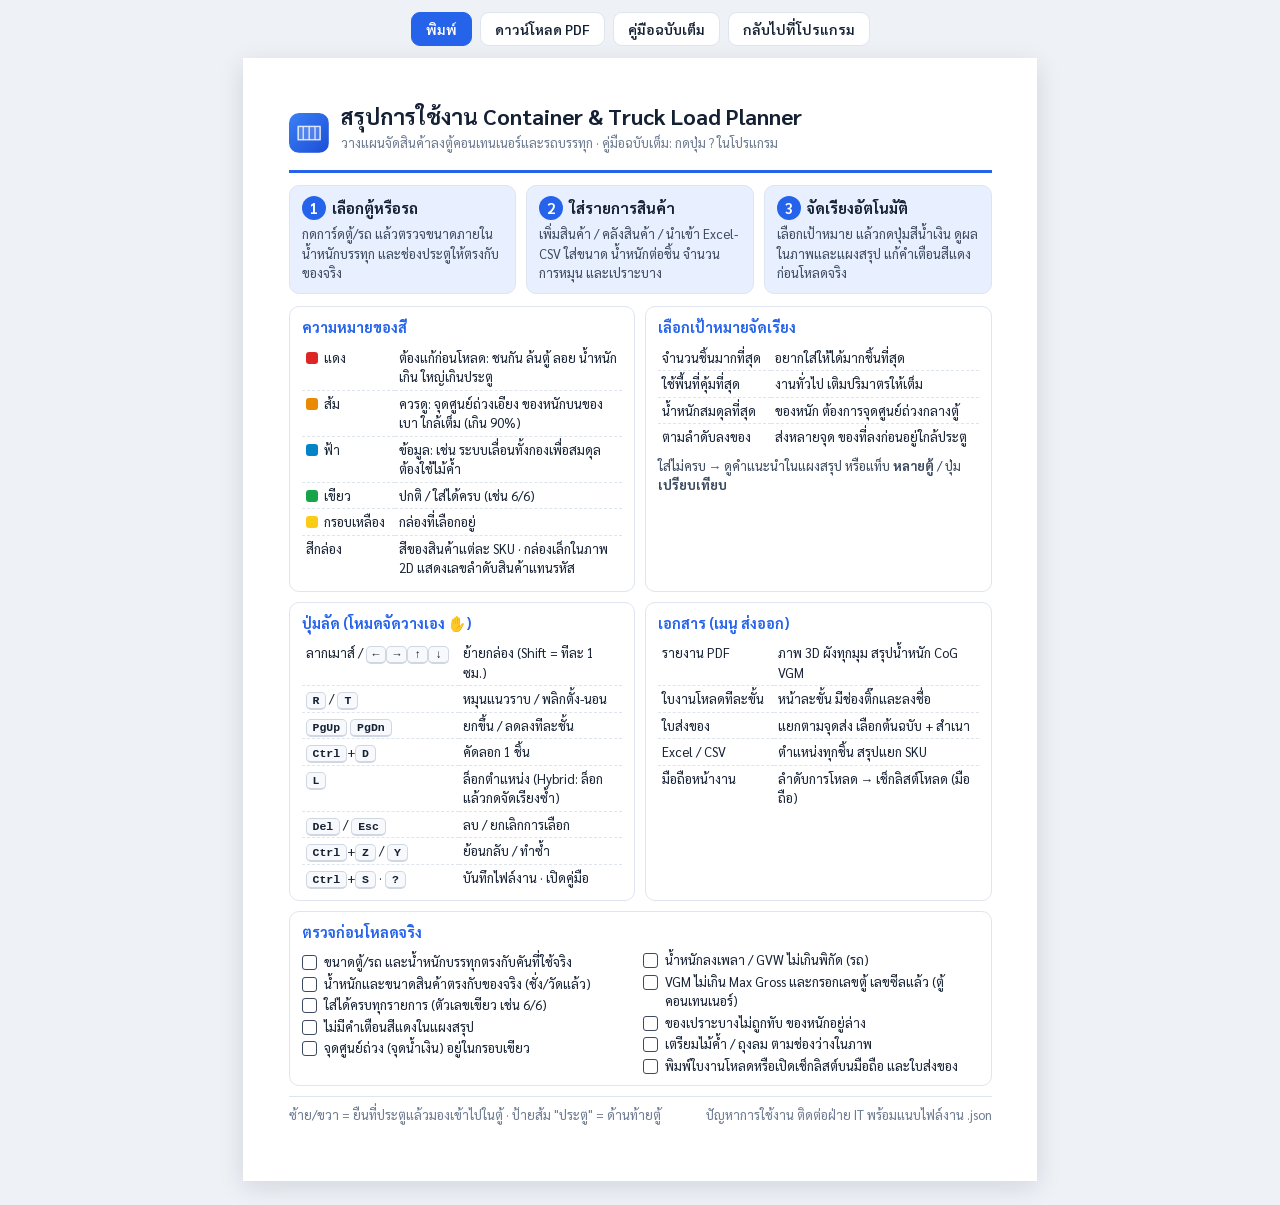
<file: quickref.html>
<!doctype html>
<html lang="th">
<head>
<meta charset="utf-8">
<meta name="viewport" content="width=device-width, initial-scale=1">
<meta name="theme-color" content="#2563eb">
<title>สรุปการใช้งาน 1 หน้า</title>
<!-- One-page quick reference (A4) for printing and posting at the loading dock. The PDF copy
     docs/LoadPlanner-QuickRef-TH.pdf is printed from this page (see README → คู่มือผู้ใช้). -->
<link rel="icon" href="icons/icon-192.png">
<link rel="stylesheet" href="https://fonts.googleapis.com/css2?family=Sarabun:wght@400;500;600;700&display=swap">
<style>
:root {
  --bg: #eef1f6; --paper: #fff; --fg: #142033; --fg2: #3b4a60; --muted: #6b7a90; --line: #dfe5ee;
  --accent: #2563eb; --soft: #e8efff;
  --red: #dc2626; --orange: #ea8a00; --blue: #0284c7; --green: #16a34a;
  --font: "Sarabun", "Noto Sans Thai", "Leelawadee UI", "Segoe UI", system-ui, sans-serif;
}
@media (prefers-color-scheme: dark) {
  :root:not([data-theme="light"]) { --bg: #0b1017; }
}
:root[data-theme="dark"] { --bg: #0b1017; }
* { box-sizing: border-box; }
body { margin: 0; background: var(--bg); color: var(--fg); font: 13px/1.5 var(--font); }
.bar { display: flex; gap: 8px; justify-content: center; flex-wrap: wrap; padding: 12px 16px; }
.btn { display: inline-flex; align-items: center; gap: 6px; padding: 7px 14px; border-radius: 9px; border: 1px solid var(--line);
  background: #fff; color: #142033; font: 600 14px var(--font); text-decoration: none; cursor: pointer; }
.btn.primary { background: var(--accent); border-color: var(--accent); color: #fff; }
/* the sheet keeps its A4 proportions on screen, and scales down to the phone width */
.sheet { width: 210mm; min-height: 297mm; margin: 0 auto 24px; background: var(--paper); padding: 12mm 12mm 10mm;
  box-shadow: 0 6px 24px rgba(15, 23, 42, .12); }
@media screen and (max-width: 820px) {
  .sheet { width: auto; min-height: 0; margin: 0 16px 24px; padding: 18px 16px; }
  .grid { grid-template-columns: 1fr !important; }
  .steps { grid-template-columns: 1fr !important; }
}
h1 { margin: 0; font-size: 22px; line-height: 1.25; }
.sub { color: var(--muted); margin: 2px 0 10px; }
.head { display: flex; align-items: center; gap: 12px; border-bottom: 3px solid var(--accent); padding-bottom: 8px; margin-bottom: 12px; }
.head img { width: 40px; height: 40px; border-radius: 10px; }
h2 { font-size: 14.5px; margin: 0 0 6px; color: var(--accent); display: flex; align-items: center; gap: 6px; }
.box { border: 1px solid var(--line); border-radius: 10px; padding: 10px 12px; break-inside: avoid; }
.steps { display: grid; grid-template-columns: repeat(3, 1fr); gap: 10px; margin-bottom: 12px; }
.step { border: 1px solid var(--line); border-radius: 10px; padding: 10px 12px; background: var(--soft); }
.step b.n { display: inline-grid; place-items: center; width: 24px; height: 24px; border-radius: 50%; background: var(--accent); color: #fff; margin-right: 6px; }
.step h3 { margin: 0 0 4px; font-size: 15px; display: flex; align-items: center; }
.step p { margin: 0; color: var(--fg2); }
.grid { display: grid; grid-template-columns: 1fr 1fr; gap: 10px; }
ul { margin: 0; padding-left: 18px; }
li { margin: 2px 0; }
table { width: 100%; border-collapse: collapse; }
td { padding: 3px 4px; border-bottom: 1px dashed var(--line); vertical-align: top; }
tr:last-child td { border-bottom: 0; }
td:first-child { white-space: nowrap; width: 1%; padding-right: 10px; }
kbd { font: 600 11.5px ui-monospace, Consolas, monospace; padding: 1px 6px; border: 1px solid #cfd7e3; border-bottom-width: 2px; border-radius: 5px; background: #f7f9fc; }
.sw { display: inline-block; width: 12px; height: 12px; border-radius: 3px; vertical-align: -1px; margin-right: 6px; }
.chk li { list-style: none; margin-left: -18px; padding-left: 22px; position: relative; }
.chk li::before { content: ""; position: absolute; left: 0; top: 3px; width: 13px; height: 13px; border: 1.5px solid var(--fg2); border-radius: 3px; }
.foot { margin-top: 10px; padding-top: 8px; border-top: 1px solid var(--line); color: var(--muted); display: flex; justify-content: space-between; gap: 12px; flex-wrap: wrap; }
.span2 { grid-column: 1 / -1; }
@media print {
  @page { size: A4; margin: 0; }
  body { background: #fff; }
  .bar { display: none; }
  .sheet { box-shadow: none; margin: 0; width: 210mm; height: 297mm; overflow: hidden; }
}
</style>
</head>
<body>
<div class="bar">
  <button class="btn primary" onclick="print()">พิมพ์</button>
  <a class="btn" href="docs/LoadPlanner-QuickRef-TH.pdf" download>ดาวน์โหลด PDF</a>
  <a class="btn" href="manual.html">คู่มือฉบับเต็ม</a>
  <a class="btn" href="index.html">กลับไปที่โปรแกรม</a>
</div>

<div class="sheet">
  <div class="head">
    <img src="icons/icon-192.png" alt="">
    <div><h1>สรุปการใช้งาน Container &amp; Truck Load Planner</h1>
      <div class="sub">วางแผนจัดสินค้าลงตู้คอนเทนเนอร์และรถบรรทุก · คู่มือฉบับเต็ม: กดปุ่ม ? ในโปรแกรม</div></div>
  </div>

  <div class="steps">
    <div class="step"><h3><b class="n">1</b>เลือกตู้หรือรถ</h3><p>กดการ์ดตู้/รถ แล้วตรวจขนาดภายใน น้ำหนักบรรทุก และช่องประตูให้ตรงกับของจริง</p></div>
    <div class="step"><h3><b class="n">2</b>ใส่รายการสินค้า</h3><p>เพิ่มสินค้า / คลังสินค้า / นำเข้า Excel-CSV ใส่ขนาด น้ำหนักต่อชิ้น จำนวน การหมุน และเปราะบาง</p></div>
    <div class="step"><h3><b class="n">3</b>จัดเรียงอัตโนมัติ</h3><p>เลือกเป้าหมาย แล้วกดปุ่มสีน้ำเงิน ดูผลในภาพและแผงสรุป แก้คำเตือนสีแดงก่อนโหลดจริง</p></div>
  </div>

  <div class="grid">
    <div class="box">
      <h2>ความหมายของสี</h2>
      <table>
        <tr><td><span class="sw" style="background:var(--red)"></span>แดง</td><td>ต้องแก้ก่อนโหลด: ชนกัน ล้นตู้ ลอย น้ำหนักเกิน ใหญ่เกินประตู</td></tr>
        <tr><td><span class="sw" style="background:var(--orange)"></span>ส้ม</td><td>ควรดู: จุดศูนย์ถ่วงเอียง ของหนักบนของเบา ใกล้เต็ม (เกิน 90%)</td></tr>
        <tr><td><span class="sw" style="background:var(--blue)"></span>ฟ้า</td><td>ข้อมูล: เช่น ระบบเลื่อนทั้งกองเพื่อสมดุล ต้องใช้ไม้ค้ำ</td></tr>
        <tr><td><span class="sw" style="background:var(--green)"></span>เขียว</td><td>ปกติ / ใส่ได้ครบ (เช่น 6/6)</td></tr>
        <tr><td><span class="sw" style="background:#facc15"></span>กรอบเหลือง</td><td>กล่องที่เลือกอยู่</td></tr>
        <tr><td>สีกล่อง</td><td>สีของสินค้าแต่ละ SKU · กล่องเล็กในภาพ 2D แสดงเลขลำดับสินค้าแทนรหัส</td></tr>
      </table>
    </div>

    <div class="box">
      <h2>เลือกเป้าหมายจัดเรียง</h2>
      <table>
        <tr><td>จำนวนชิ้นมากที่สุด</td><td>อยากใส่ให้ได้มากชิ้นที่สุด</td></tr>
        <tr><td>ใช้พื้นที่คุ้มที่สุด</td><td>งานทั่วไป เติมปริมาตรให้เต็ม</td></tr>
        <tr><td>น้ำหนักสมดุลที่สุด</td><td>ของหนัก ต้องการจุดศูนย์ถ่วงกลางตู้</td></tr>
        <tr><td>ตามลำดับลงของ</td><td>ส่งหลายจุด ของที่ลงก่อนอยู่ใกล้ประตู</td></tr>
      </table>
      <p style="margin:6px 0 0;color:var(--fg2)">ใส่ไม่ครบ → ดูคำแนะนำในแผงสรุป หรือแท็บ <b>หลายตู้</b> / ปุ่ม <b>เปรียบเทียบ</b></p>
    </div>

    <div class="box">
      <h2>ปุ่มลัด (โหมดจัดวางเอง ✋)</h2>
      <table>
        <tr><td>ลากเมาส์ / <kbd>←</kbd><kbd>→</kbd><kbd>↑</kbd><kbd>↓</kbd></td><td>ย้ายกล่อง (Shift = ทีละ 1 ซม.)</td></tr>
        <tr><td><kbd>R</kbd> / <kbd>T</kbd></td><td>หมุนแนวราบ / พลิกตั้ง-นอน</td></tr>
        <tr><td><kbd>PgUp</kbd> <kbd>PgDn</kbd></td><td>ยกขึ้น / ลดลงทีละชั้น</td></tr>
        <tr><td><kbd>Ctrl</kbd>+<kbd>D</kbd></td><td>คัดลอก 1 ชิ้น</td></tr>
        <tr><td><kbd>L</kbd></td><td>ล็อกตำแหน่ง (Hybrid: ล็อกแล้วกดจัดเรียงซ้ำ)</td></tr>
        <tr><td><kbd>Del</kbd> / <kbd>Esc</kbd></td><td>ลบ / ยกเลิกการเลือก</td></tr>
        <tr><td><kbd>Ctrl</kbd>+<kbd>Z</kbd> / <kbd>Y</kbd></td><td>ย้อนกลับ / ทำซ้ำ</td></tr>
        <tr><td><kbd>Ctrl</kbd>+<kbd>S</kbd> · <kbd>?</kbd></td><td>บันทึกไฟล์งาน · เปิดคู่มือ</td></tr>
      </table>
    </div>

    <div class="box">
      <h2>เอกสาร (เมนู ส่งออก)</h2>
      <table>
        <tr><td>รายงาน PDF</td><td>ภาพ 3D ผังทุกมุม สรุปน้ำหนัก CoG VGM</td></tr>
        <tr><td>ใบงานโหลดทีละขั้น</td><td>หน้าละขั้น มีช่องติ๊กและลงชื่อ</td></tr>
        <tr><td>ใบส่งของ</td><td>แยกตามจุดส่ง เลือกต้นฉบับ + สำเนา</td></tr>
        <tr><td>Excel / CSV</td><td>ตำแหน่งทุกชิ้น สรุปแยก SKU</td></tr>
        <tr><td>มือถือหน้างาน</td><td>ลำดับการโหลด → เช็กลิสต์โหลด (มือถือ)</td></tr>
      </table>
    </div>

    <div class="box span2">
      <h2>ตรวจก่อนโหลดจริง</h2>
      <ul class="chk" style="columns:2;column-gap:24px">
        <li>ขนาดตู้/รถ และน้ำหนักบรรทุกตรงกับคันที่ใช้จริง</li>
        <li>น้ำหนักและขนาดสินค้าตรงกับของจริง (ชั่ง/วัดแล้ว)</li>
        <li>ใส่ได้ครบทุกรายการ (ตัวเลขเขียว เช่น 6/6)</li>
        <li>ไม่มีคำเตือนสีแดงในแผงสรุป</li>
        <li>จุดศูนย์ถ่วง (จุดน้ำเงิน) อยู่ในกรอบเขียว</li>
        <li>น้ำหนักลงเพลา / GVW ไม่เกินพิกัด (รถ)</li>
        <li>VGM ไม่เกิน Max Gross และกรอกเลขตู้ เลขซีลแล้ว (ตู้คอนเทนเนอร์)</li>
        <li>ของเปราะบางไม่ถูกทับ ของหนักอยู่ล่าง</li>
        <li>เตรียมไม้ค้ำ / ถุงลม ตามช่องว่างในภาพ</li>
        <li>พิมพ์ใบงานโหลดหรือเปิดเช็กลิสต์บนมือถือ และใบส่งของ</li>
      </ul>
    </div>
  </div>

  <div class="foot">
    <span>ซ้าย/ขวา = ยืนที่ประตูแล้วมองเข้าไปในตู้ · ป้ายส้ม "ประตู" = ด้านท้ายตู้</span>
    <span>ปัญหาการใช้งาน ติดต่อฝ่าย IT พร้อมแนบไฟล์งาน .json</span>
  </div>
</div>
<script>
try { var th = localStorage.getItem('lp.theme'); if (th === 'dark' || th === 'light') document.documentElement.setAttribute('data-theme', th); } catch (e) {}
</script>
</body>
</html>
</file>
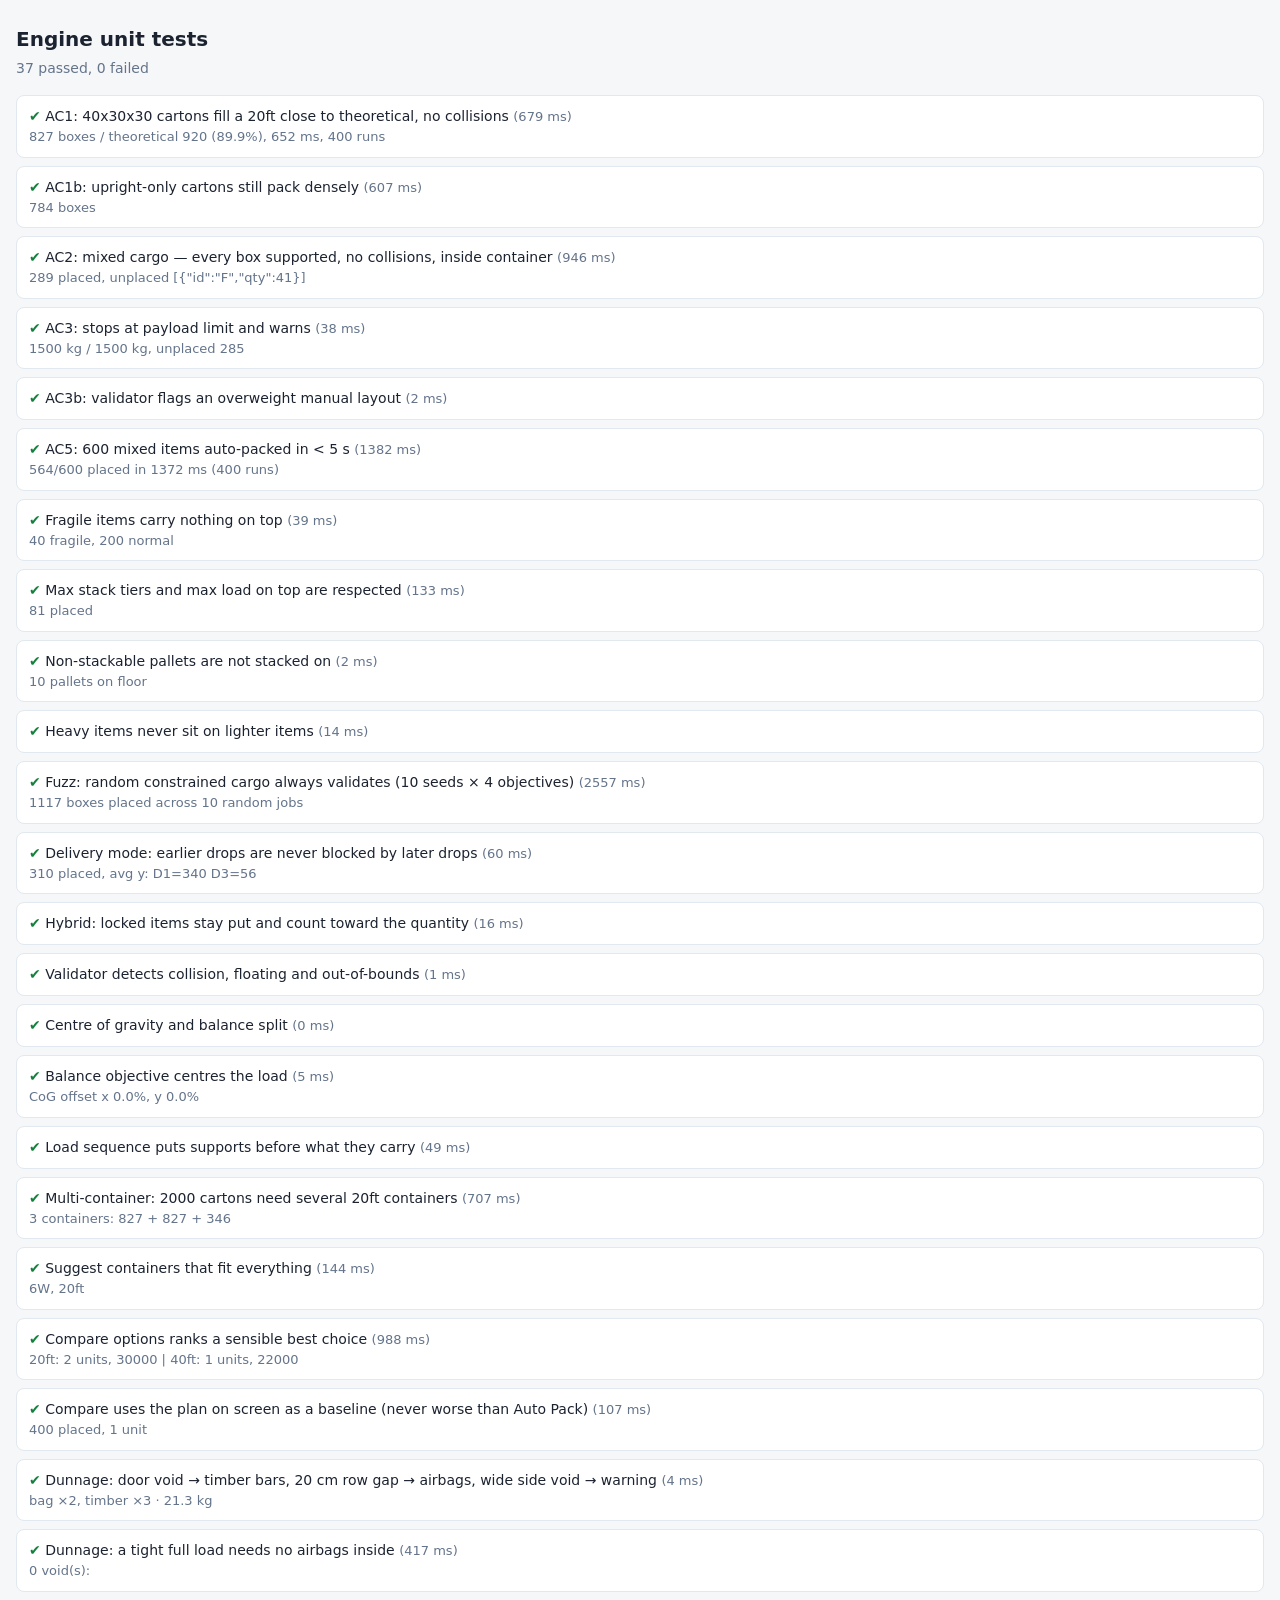
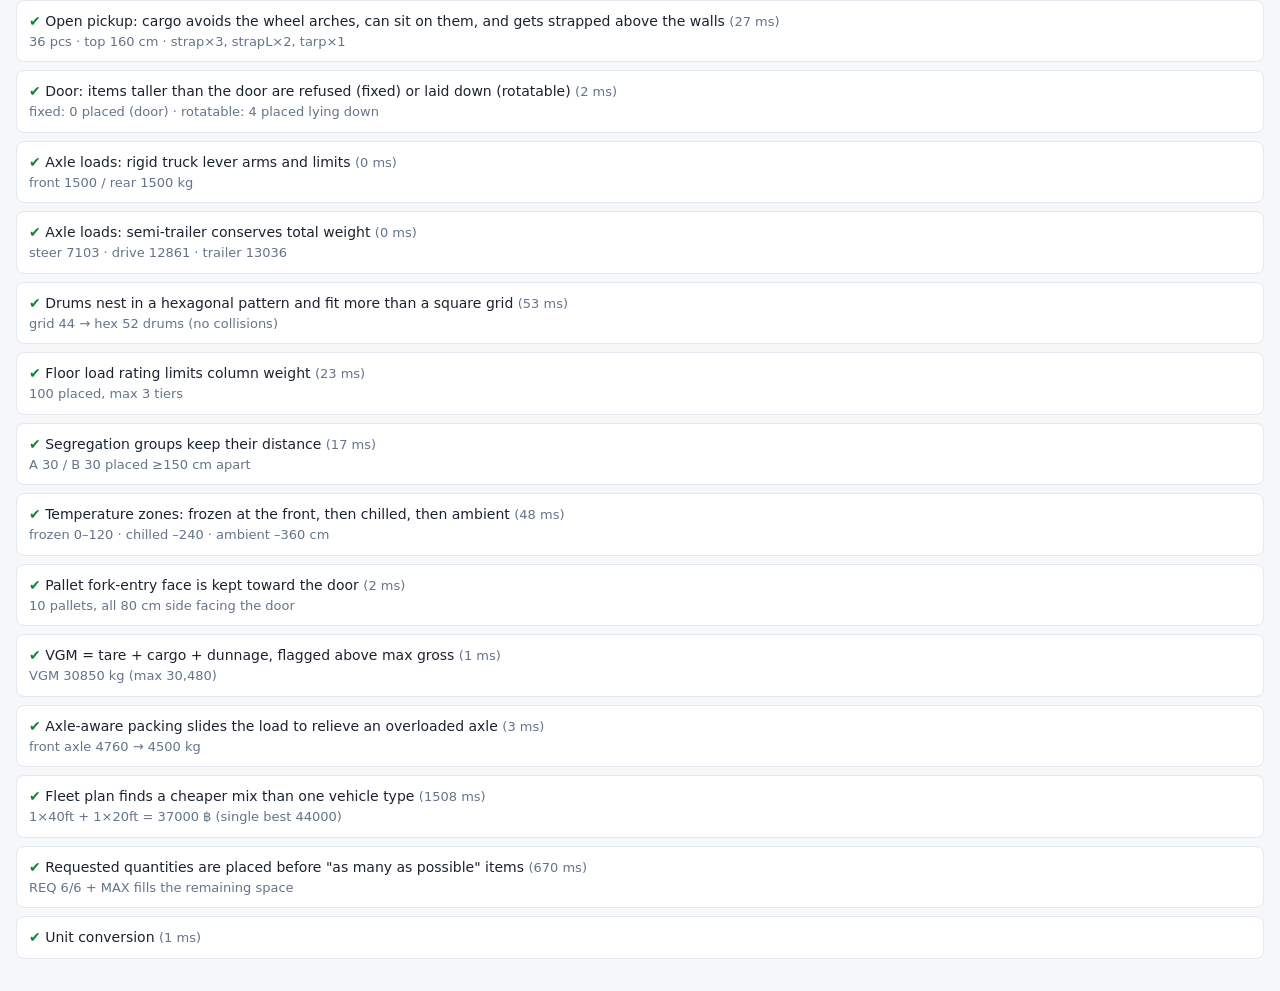
<file: tests.html>
<!doctype html>
<html lang="th">
<head>
<meta charset="utf-8">
<meta name="viewport" content="width=device-width, initial-scale=1">
<title>Load Planner Tests</title>
<style>
  :root { --bg:#f6f7f9; --fg:#1c2330; --ok:#15803d; --bad:#b91c1c; --muted:#64748b; --card:#fff; --line:#e2e8f0; }
  @media (prefers-color-scheme: dark) { :root { --bg:#0f141b; --fg:#e6ebf2; --ok:#4ade80; --bad:#f87171; --muted:#94a3b8; --card:#161d27; --line:#263241; } }
  body { margin:0; padding:24px 16px; background:var(--bg); color:var(--fg); font:14px/1.5 system-ui, "Segoe UI", "Noto Sans Thai", sans-serif; }
  h1 { font-size:20px; margin:0 0 4px; }
  .sum { color:var(--muted); margin-bottom:16px; }
  .r { background:var(--card); border:1px solid var(--line); border-radius:8px; padding:10px 12px; margin:8px 0; }
  .ok b { color:var(--ok); } .bad b { color:var(--bad); }
  .note { color:var(--muted); font-size:13px; } .err { color:var(--bad); font-family:ui-monospace,Consolas,monospace; font-size:12px; white-space:pre-wrap; }
</style>
</head>
<body>
<h1>Engine unit tests</h1>
<div class="sum" id="sum">Running…</div>
<div id="out"></div>
<script src="src/utils/units.js"></script>
<script src="src/engine/geometry.js"></script>
<script src="src/engine/constraints.js"></script>
<script src="src/engine/cog.js"></script>
<script src="src/engine/packer.js"></script>
<script src="src/engine/multi.js"></script>
<script src="src/engine/dunnage.js"></script>
<script src="src/engine/index.js"></script>
<script src="src/engine/tests/engine.test.js"></script>
<script>
  setTimeout(function () {
    var out = document.getElementById('out');
    var s = LPTests.run(function (r) {
      var d = document.createElement('div');
      d.className = 'r ' + (r.ok ? 'ok' : 'bad');
      d.innerHTML = '<b>' + (r.ok ? '✔' : '✘') + '</b> ' + r.name + ' <span class="note">(' + r.ms + ' ms)</span>' +
        (r.note ? '<div class="note">' + r.note + '</div>' : '') + (r.error ? '<div class="err">' + r.error + '</div>' : '');
      out.appendChild(d);
    });
    document.getElementById('sum').textContent = s.pass + ' passed, ' + s.fail + ' failed';
    window.__testSummary = s;
  }, 50);
</script>
</body>
</html>
</file>
